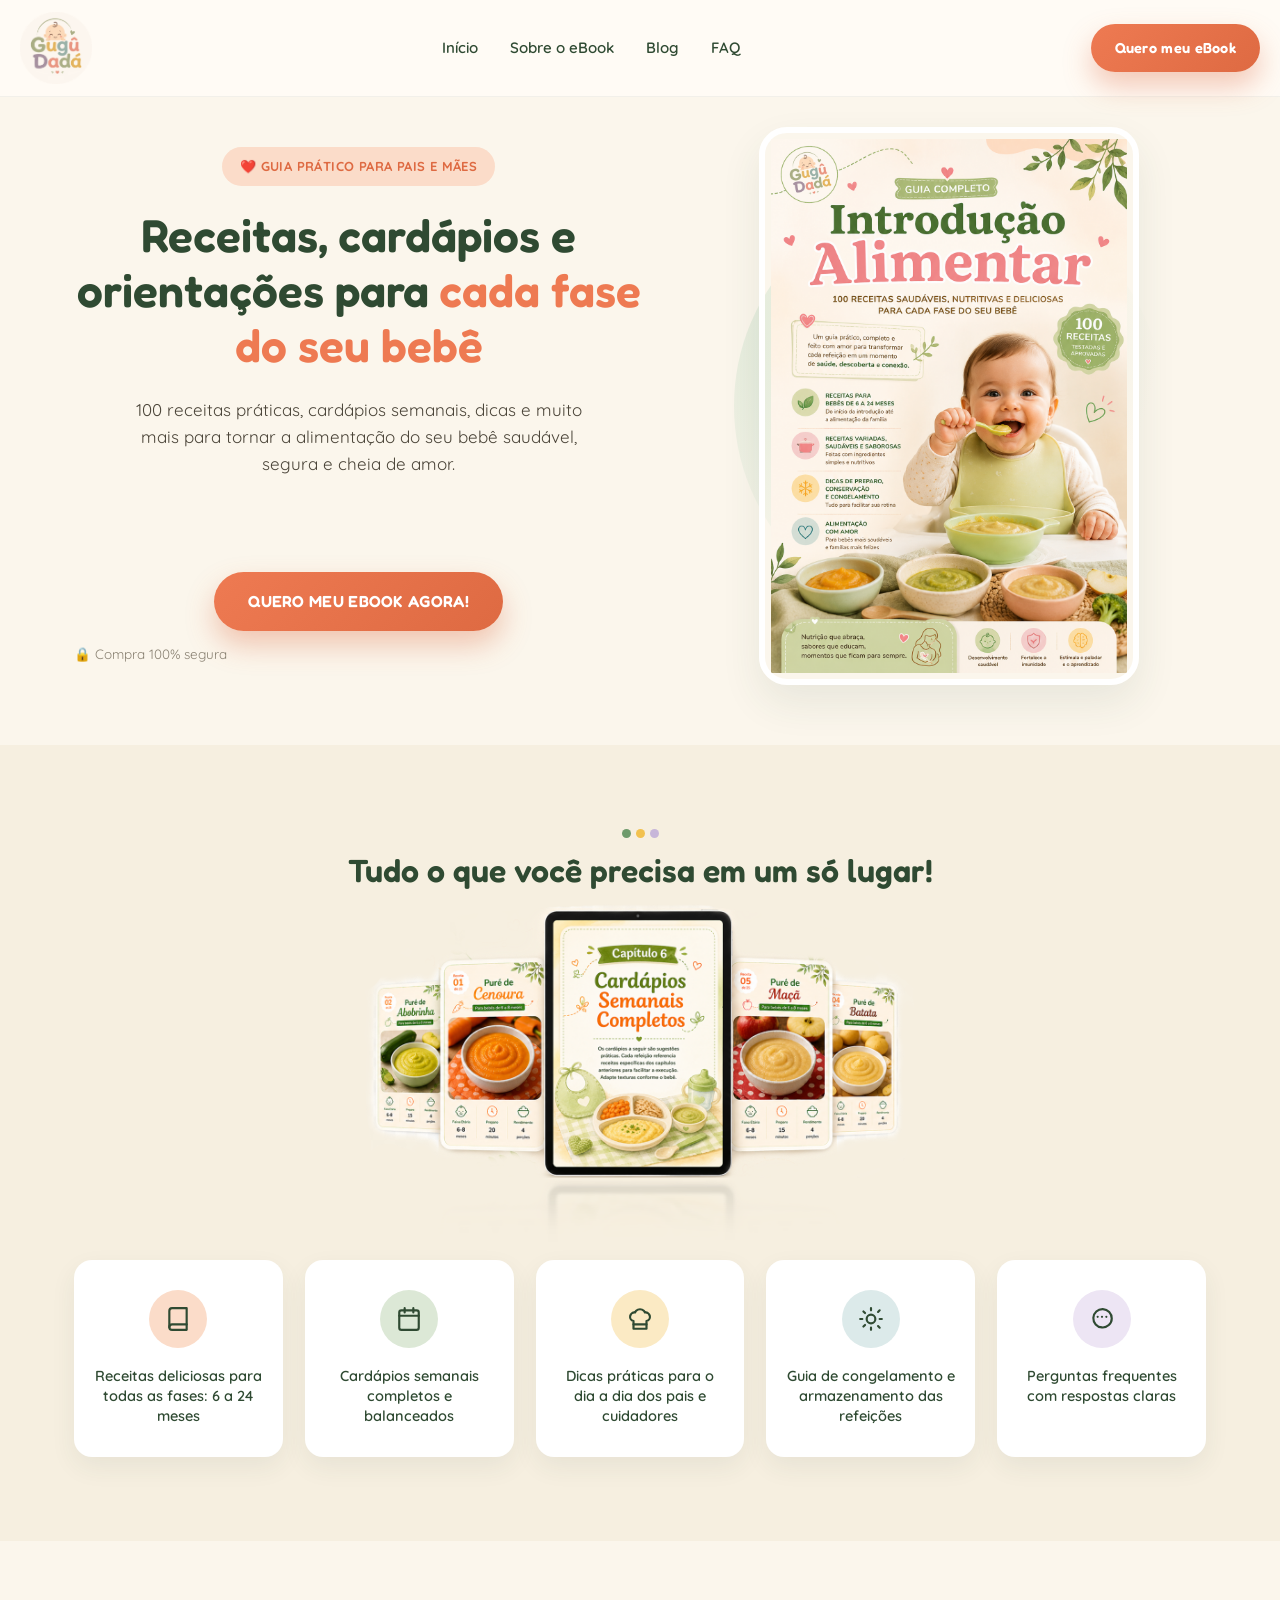
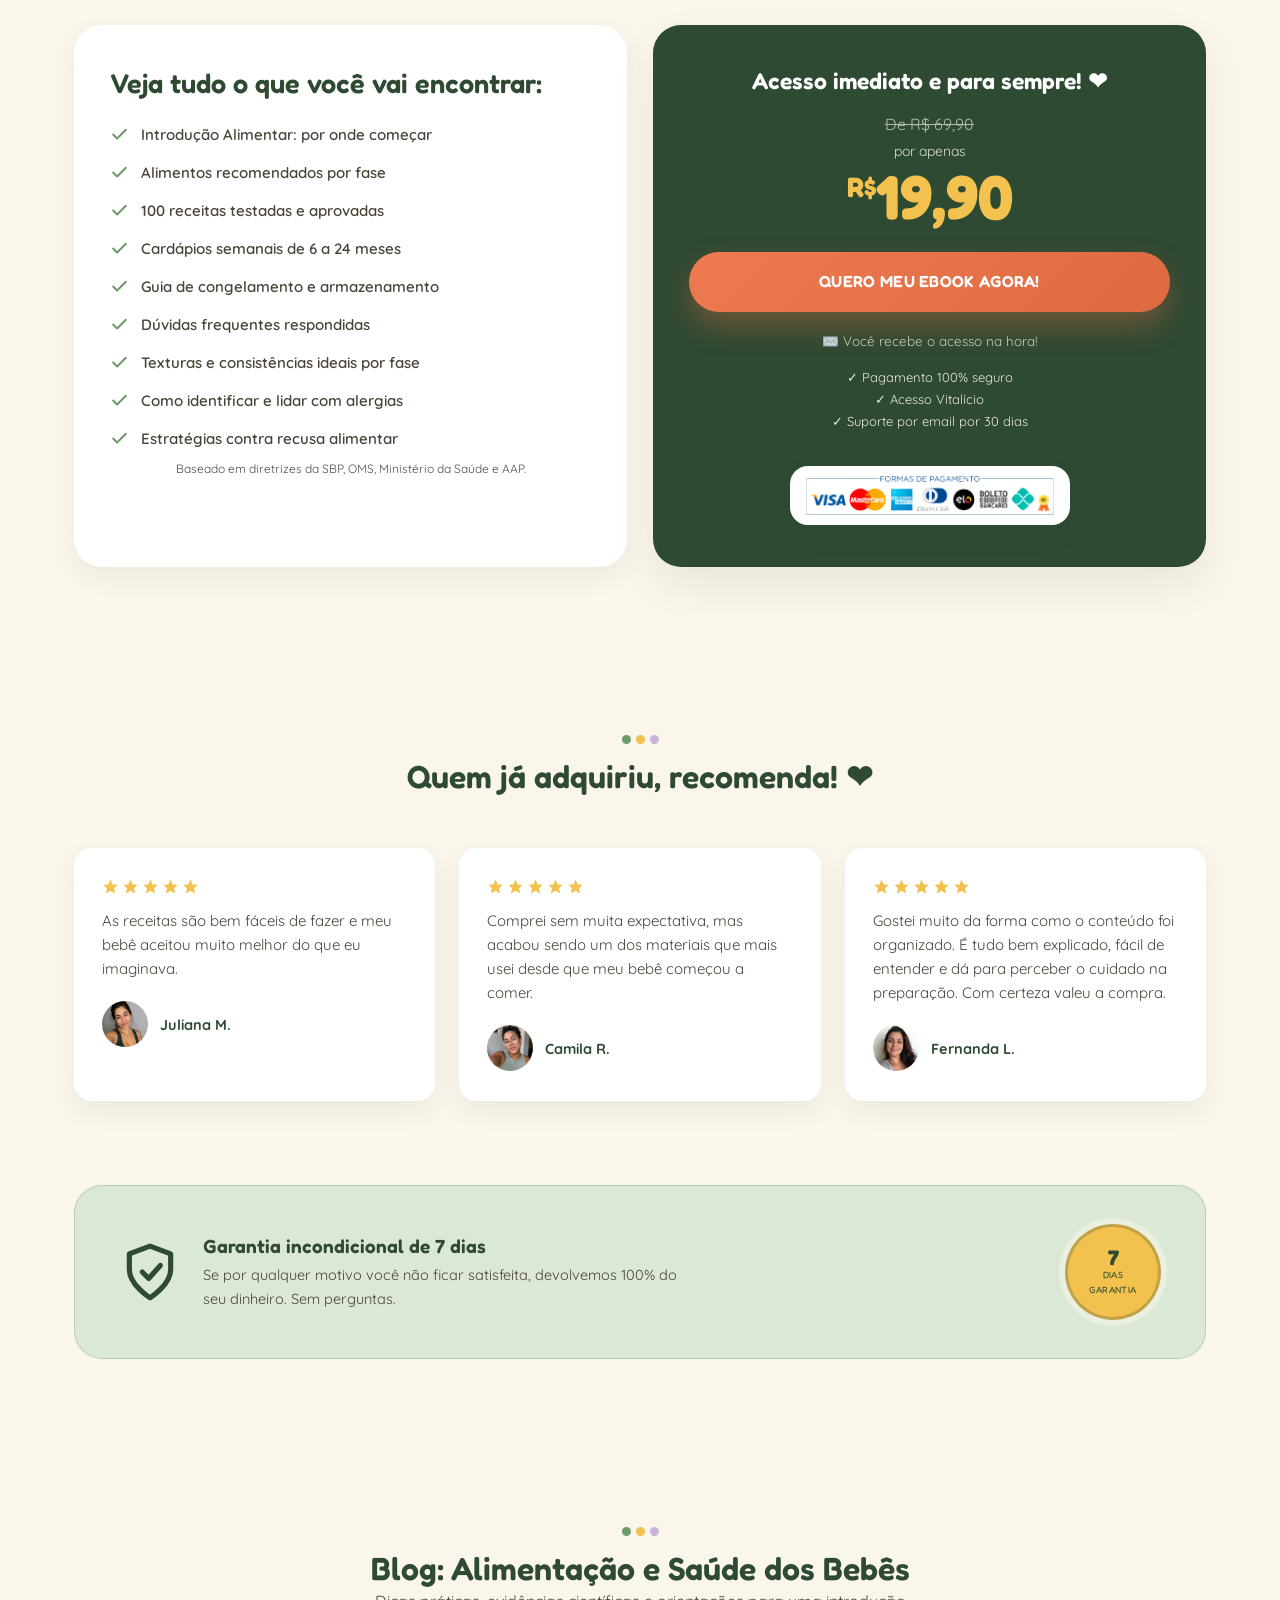
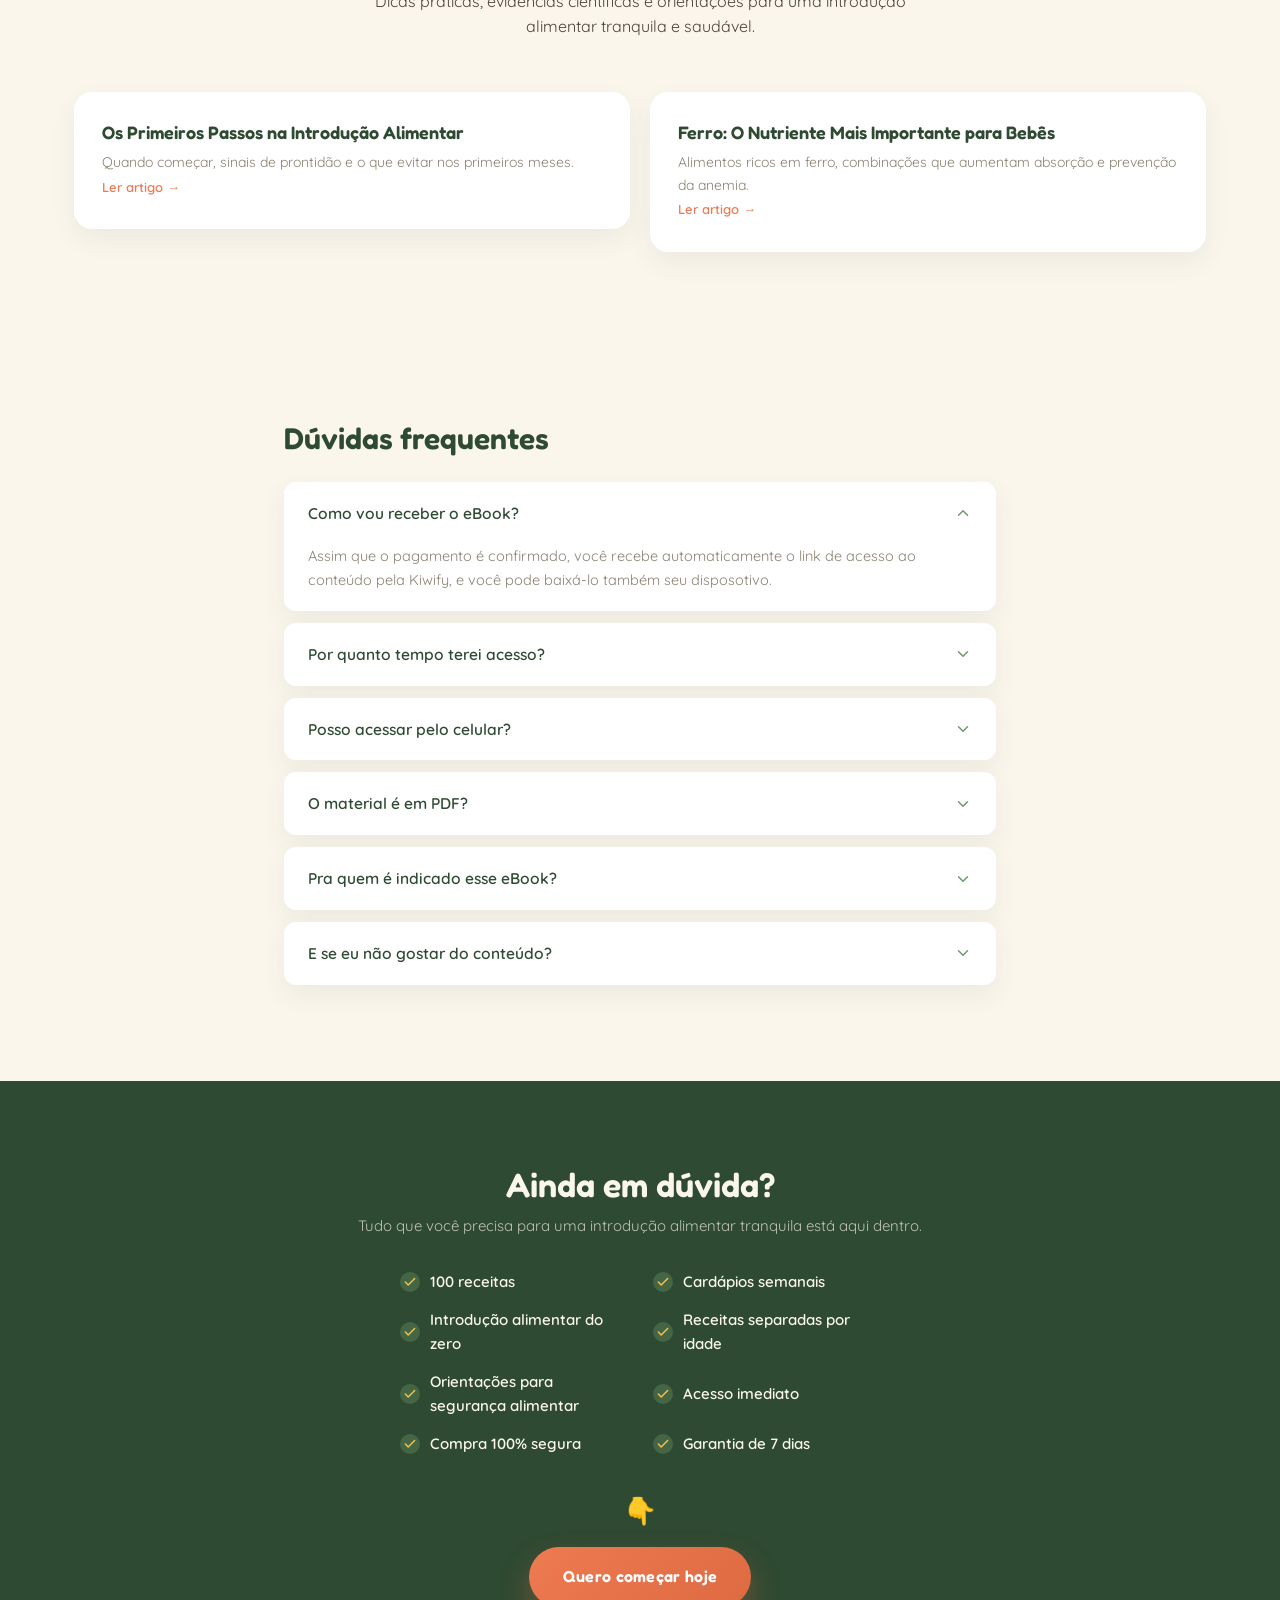
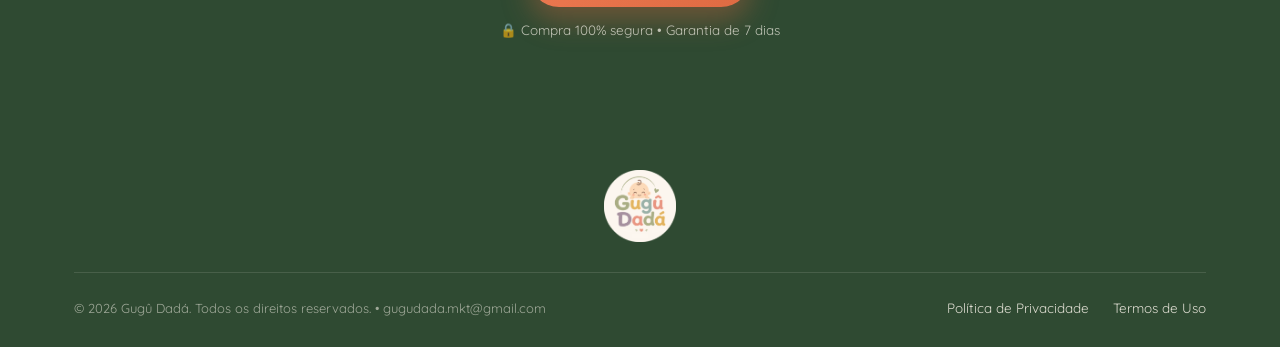
<file: index.html>
<!DOCTYPE html>
<html lang="pt-BR">
<head>
<meta charset="UTF-8">
<meta name="viewport" content="width=device-width, initial-scale=1.0">

<!-- ============================================================
     LANDING PAGE — GUGÛ DADÁ (eBook de Introdução Alimentar)
     ------------------------------------------------------------
     RESPONSIVIDADE 100%: Corrigida (grids, menu, hero, tamanhos, overflow).
     Partículas habilitadas no mobile (sutis). Contidas no .hero + z-order + clean start via JS.
     Menu fecha automaticamente. Barra sticky de compra no mobile adicionada.

     AÇÕES OBRIGATÓRIAS ANTES DE PUBLICAR:
     1. Substitua TODOS href="#" pelo link real do checkout (Hotmart/Kiwify/etc)
     2. Troque TODAS as imagens placehold.co por fotos reais do produto
     3. Atualize https://www.seudominio.com.br/ + og:image completo
     4. Teste responsividade em DevTools (iPhone, Android, iPad)
     ============================================================ -->

<title>Gugû Dadá | eBook Completo de Introdução Alimentar para Bebês de 6 a 24 meses</title>
<meta name="description" content="Mais de 100 receitas práticas, cardápios semanais e orientações para cada fase do seu bebê. Guia completo de introdução alimentar, do 6º mês aos 24 meses. Acesso imediato em PDF.">
<meta name="keywords" content="introdução alimentar, papinha de bebê, receitas para bebê, cardápio infantil, alimentação complementar, ebook bebê">
<meta name="robots" content="index, follow">
<link rel="canonical" href="https://www.seudominio.com.br/">

<!-- Open Graph / Compartilhamento em redes sociais -->
<meta property="og:type" content="product">
<meta property="og:title" content="Gugû Dadá | Guia Completo de Introdução Alimentar">
<meta property="og:description" content="Mais de 100 receitas práticas, cardápios semanais e orientações para cada fase do seu bebê.">
<meta property="og:image" content="img/Logo.png">
<meta property="og:locale" content="pt_BR">

<!-- ============================================================
  GOOGLE ANALYTICS 4 + META PIXEL (para Kiwify + Meta Ads)
  ============================================================
  Scripts posicionados o mais alto possível no <head> (logo após metas) para 
  tracking e eventos precoces. 
  1. Substitua G-XXXXXXXXXX pelo seu Measurement ID do GA4.
  2. Substitua XXXXXXXXXXXXXXX pelo seu Meta Pixel ID (Events Manager).
  3. Kiwify: No painel > Checkout > Integrações adicione o Pixel Meta; 
     use o link de checkout Kiwify nos hrefs dos botões.
     Purchase pode vir automático ou manual na página de obrigado.
  4. Meta Ads: ViewContent + view_item usados aqui para otimização de conversão.
============================================================ -->

<!-- GA4 -->
<script async src="https://www.googletagmanager.com/gtag/js?id=G-XXXXXXXXXX"></script>
<script>
  window.dataLayer = window.dataLayer || [];
  function gtag(){dataLayer.push(arguments);}
  gtag('js', new Date());
  gtag('config', 'G-XXXXXXXXXX');   // Troque pelo seu ID GA4

  // Evento recomendado para landing de produto (ajuda em relatórios e remarketing)
  gtag('event', 'view_item', {
    currency: 'BRL',
    value: 19.90,
    items: [{
      item_id: 'gugu-dada-ebook',
      item_name: 'Gugû Dadá - Guia Completo de Introdução Alimentar',
      item_category: 'eBooks / Introdução Alimentar',
      price: 19.90
    }]
  });
</script>

<!-- Meta Pixel (Facebook) -->
<script>
!function(f,b,e,v,n,t,s)
{if(f.fbq)return;n=f.fbq=function(){n.callMethod?
n.callMethod.apply(n,arguments):n.queue.push(arguments)};
if(!f._fbq)f._fbq=n;n.push=n;n.loaded=!0;n.version='2.0';
n.queue=[];t=b.createElement(e);t.async=!0;
t.src=v;s=b.getElementsByTagName(e)[0];
s.parentNode.insertBefore(t,s)}(window, document,'script',
'https://connect.facebook.net/en_US/fbevents.js');
fbq('init', 'XXXXXXXXXXXXXXX');   // Troque pelo seu Pixel ID do Meta
fbq('track', 'PageView');
fbq('track', 'ViewContent', {
  content_name: 'Gugû Dadá | Guia Completo de Introdução Alimentar',
  content_type: 'product',
  content_ids: ['ebook-introducao-alimentar'],
  value: 19.90,
  currency: 'BRL'
});
</script>
<noscript><img height="1" width="1" style="display:none"
src="https://www.facebook.com/tr?id=XXXXXXXXXXXXXXX&ev=PageView&noscript=1"
/></noscript>

<!-- Favicon simples (coraçãozinho), pode ser substituído por um arquivo .ico/.png -->
<link rel="icon" href="data:image/svg+xml,%3Csvg xmlns='http://www.w3.org/2000/svg' viewBox='0 0 100 100'%3E%3Ccircle cx='50' cy='50' r='48' fill='%23EE7A52'/%3E%3Cpath d='M50 75 C20 55 25 30 45 32 C50 33 50 38 50 38 C50 38 50 33 55 32 C75 30 80 55 50 75Z' fill='%23FBF6EC'/%3E%3C/svg%3E">

<!-- Fontes -->
<link rel="preconnect" href="https://fonts.googleapis.com">
<link rel="preconnect" href="https://fonts.gstatic.com" crossorigin>
<link href="https://fonts.googleapis.com/css2?family=Fredoka:wght@500;600;700&family=Quicksand:wght@400;500;600;700&display=swap" rel="stylesheet">

<!-- Dados estruturados (SEO básico — rich results de produto) -->
<script type="application/ld+json">
{
  "@context": "https://schema.org",
  "@type": "Product",
  "name": "Gugû Dadá — Guia Completo de Introdução Alimentar",
  "description": "eBook digital com mais de 100 receitas, cardápios semanais e orientações para introdução alimentar de bebês de 6 a 24 meses.",
  "image": "img/capa.png",
  "brand": { "@type": "Brand", "name": "Gugû Dadá" },
  "offers": {
    "@type": "Offer",
    "priceCurrency": "BRL",
    "price": "19.90",
    "availability": "https://schema.org/InStock",
    "url": "https://www.seudominio.com.br/"
  }
}
</script>

<style>
/* =================== PARTICLES (contained in .hero, low z, clean load) =================== */
.particles {
  position: absolute;
  width: 100%;
  height: 420px;
  overflow: hidden;
  top: 0;
  left: 0;
  z-index: 1;
  pointer-events: none;
  opacity: 0; /* hide until ready to prevent flash/stuck on reload */
  transition: opacity 120ms ease;
  --p-opacity: 0.25;
  --travel: 420px;
}

.particles.ready {
  opacity: 1;
}

/* PARTICULAS */
.particles span {
  position: absolute;
  font-size: 18px;
  opacity: 0;
  animation: float 8s infinite linear;
}

/* POSIÇÕES ALEATÓRIAS (unchanged) */
.particles span:nth-child(1){ left:10%; animation-delay:0s; }
.particles span:nth-child(2){ left:25%; animation-delay:2s; }
.particles span:nth-child(3){ left:40%; animation-delay:4s; }
.particles span:nth-child(4){ left:60%; animation-delay:1s; }
.particles span:nth-child(5){ left:75%; animation-delay:3s; }
.particles span:nth-child(6){ left:90%; animation-delay:5s; }

/* ANIMAÇÃO (uses CSS vars for responsive travel/opacity) */
@keyframes float {
  0% { transform: translateY(0); opacity: 0; }
  15% { opacity: var(--p-opacity); }
  82% { opacity: var(--p-opacity); }
  100% { transform: translateY(var(--travel)); opacity: 0; }
}
  /* =================== TOKENS =================== */
  :root{
    --cream:        #FBF6EC;
    --cream-soft:   #F6EFE0;
    --green-deep:   #2F4A32;
    --green:        #6E9A6B;
    --green-soft:   #DCE8D6;
    --peach:        #EE7A52;
    --peach-dark:   #DE6A42;
    --peach-soft:   #FBDCC9;
    --yellow:       #F2C14E;
    --lavender:     #C7B6D9;
    --text:         #4A4438;
    --text-light:   #8A8273;
    --white:        #FFFFFF;

    --radius-lg: 28px;
    --radius-md: 18px;
    --radius-sm: 12px;
    --shadow-soft: 0 18px 40px rgba(47,74,50,0.09);
    --shadow-card: 0 10px 26px rgba(47,74,50,0.07);
    --container: 1180px;
  }

  *{ margin:0; padding:0; box-sizing:border-box; }
  html{ scroll-behavior:smooth; }
  body{
    font-family:'Quicksand', sans-serif;
    color:var(--text);
    background:var(--cream);
    line-height:1.6;
    -webkit-font-smoothing:antialiased;
  }
  img{ max-width:100%; display:block; }
  a{ text-decoration:none; color:inherit; }
  ul{ list-style:none; }
  h1,h2,h3,h4{
    font-family:'Fredoka', sans-serif;
    color:var(--green-deep);
    font-weight:600;
    line-height:1.2;
  }
  .container{
    width:100%;
    max-width:var(--container);
    margin:0 auto;
    padding:0 24px;
  }
  section{ padding:84px 0; }
  :focus-visible{ outline:3px solid var(--peach); outline-offset:3px; border-radius:6px; }

  @media (prefers-reduced-motion: reduce){
    *{ animation-duration:.001ms !important; transition-duration:.001ms !important; scroll-behavior:auto !important; }
  }

  /* =================== SIGNATURE: trio de bolinhas (bowls) =================== */
  .bowl-dots{ display:inline-flex; align-items:center; gap:5px; vertical-align:middle; }
  .bowl-dots span{ width:9px; height:9px; border-radius:50%; display:inline-block; }
  .bowl-dots span:nth-child(1){ background:var(--green); }
  .bowl-dots span:nth-child(2){ background:var(--yellow); }
  .bowl-dots span:nth-child(3){ background:var(--lavender); }

  /* =================== BOTÕES =================== */
  .btn{
    display:inline-flex;
    align-items:center;
    justify-content:center;
    gap:8px;
    font-family:'Fredoka', sans-serif;
    font-weight:600;
    font-size:16px;
    letter-spacing:.3px;
    padding:17px 34px;
    border-radius:999px;
    border:none;
    cursor:pointer;
    transition:transform .18s ease, box-shadow .18s ease;
    white-space:nowrap;
  }
  .btn-primary{
    background:linear-gradient(135deg, var(--peach), var(--peach-dark));
    color:var(--white);
    box-shadow:0 14px 28px rgba(222,106,66,0.35);
  }
  .btn-primary:hover{ transform:translateY(-2px); box-shadow:0 18px 34px rgba(222,106,66,0.42); }
  .btn-ghost{
    background:var(--white);
    color:var(--green-deep);
    border:2px solid var(--green-soft);
  }
  .btn-ghost:hover{ border-color:var(--green); }
  .btn-block{ width:100%; }
  .secure-note{
    margin-top:12px;
    font-size:13.5px;
    color:var(--text-light);
    display:flex;
    align-items:center;
    gap:6px;
  }

  /* =================== HEADER =================== */
  .site-header{
    position:sticky; top:0; z-index:220; /* alto para ficar acima de partículas e conteúdo */
    background: #FFFBF5; /* subtle delicate off-white to differentiate from hero cream */
    backdrop-filter:blur(8px);
    border-bottom:1px solid rgba(47,74,50,0.06);
  }
  .logo {
    display: flex;
    flex-direction: column;
    align-items: center;
    text-decoration: none;
  }
  .logo-img {
    height: 72px;
    width: auto;
    object-fit: contain;
    display: block;
    transition: height .2s ease;
  }
  .header-inner{
    display:flex; align-items:center; justify-content:space-between;
    padding:12px 20px;
    min-height: 64px;
  }
  .main-nav { flex: 1; display: flex; justify-content: center; }
  /* Logo now uses image only - legacy text styles removed */
  .main-nav ul{ display:flex; gap:28px; justify-content: center; }
  .main-nav a{
    font-weight:600;
    font-size:15px;
    color:var(--green-deep);
    transition:color .15s ease;
    padding: 4px 2px;
  }
  .main-nav a:hover{ color:var(--peach); }
  .header-cta{ display:flex; align-items:center; gap:16px; }
  .header-cta .btn{ padding:12px 24px; font-size:14.5px; }

  .menu-toggle-input{ display:none; }
  .menu-toggle-label{
    display:none;
    font-size:26px;
    cursor:pointer;
    color:var(--green-deep);
    line-height:1;
    padding:4px 6px;
  }

  /* Mobile-only CTA inside nav (shown only <=760px) */
  .mobile-nav-cta { display: none; }

  /* =================== HERO =================== */
  .hero{ 
    padding-top:30px; 
    padding-bottom:60px; 
    position: relative; /* contains particles absolutely */
    overflow: hidden; /* ensure particles (and any overflow) stay contained within hero */
  }
  .hero .container{
    display:grid;
    grid-template-columns:1.05fr 0.95fr;
    gap: 24px 48px;
    align-items:center;
    position: relative;
    z-index: 2; /* hero content above particles (z:1) */
  }
  /* Desktop left column stacking: intro + actions under lead; visual spans beside */
  .hero-intro { grid-column: 1; grid-row: 1; text-align: center; }
  .hero-actions { grid-column: 1; grid-row: 2; text-align: center; }
  .hero-visual { grid-column: 2; grid-row: 1 / span 2; align-self: center; }
  .hero img {
    max-width: 100%;
    width: 100%;
    height: auto;
    object-fit: contain;
    display: block;
  }
  .eyebrow{
    display:inline-flex; align-items:center; gap:8px;
    background:var(--peach-soft);
    color:var(--peach-dark);
    font-weight:700;
    font-size:13px;
    letter-spacing:.4px;
    text-transform:uppercase;
    padding:9px 18px;
    border-radius:999px;
    margin-bottom:22px;
  }
  .hero h1{
    font-size:46px;
    margin-bottom:22px;
    text-align: center;
  }
  .hero h1 .accent{ color:var(--peach); }
  .hero p.lead{
    font-size:17px;
    color:var(--text);
    max-width:480px;
    margin-bottom:30px;
    text-align: center;
    margin-left: auto;
    margin-right: auto;
  }
  .hero-visual{ position:relative; display:flex; justify-content:center; align-items:center; }
  .hero-visual .blob{
    position:absolute;
    width:430px; height:430px;
    background:radial-gradient(circle at 30% 30%, var(--green-soft), transparent 70%);
    border-radius:50%;
    z-index:0;
    top:50%; left:50%;
    transform:translate(-50%,-50%);
  }
  .hero-visual .cover-frame{
    position:relative; z-index:1;
    border-radius:var(--radius-lg);
    box-shadow:var(--shadow-soft);
    overflow:hidden;
    width: 85%;
    max-width: 380px;
    border:6px solid var(--white);
    padding: 6px; /* more breathing room for bigger cover */
  }
  .hero-visual .cover-frame img {
    width: 100%;
    height: auto;
    max-width: 100%;
    object-fit: contain;
    display: block;
  }
  .badge-float{
    position:absolute; z-index:2;
    top:6%; right:2%;
    width:118px; height:118px;
    border-radius:50%;
    background:var(--green-deep);
    color:var(--cream);
    display:flex; flex-direction:column; align-items:center; justify-content:center;
    text-align:center;
    font-family:'Fredoka', sans-serif;
    box-shadow:var(--shadow-soft);
  }
  .badge-float strong{ font-size:24px; font-weight:700; }
  .badge-float span{ font-size:12px; font-weight:500; }

  /* =================== FEATURES STRIP =================== */
  .section-head{ text-align:center; margin-bottom:52px; }
  .section-head .bowl-dots{ margin-bottom:14px; justify-content:center; display:flex; }
  .section-head h2{ font-size:32px; }

  .features-strip{ background:var(--cream-soft);  }
  .features-strip img { max-width: min(680px, 90%); width: 100%; height: auto; display: block; margin: 0 auto 24px; border-radius: 14px; }
  .features-grid{
	margin-top: -70px;
    display:grid;
    grid-template-columns:repeat(5, 1fr);
    gap:22px;
  }
  .feature-card{
    background:var(--white);
    border-radius:var(--radius-md);
    padding:30px 20px;
    text-align:center;
    box-shadow:var(--shadow-card);
    transition:transform .2s ease;
  }
  .feature-card:hover{ transform:translateY(-4px); }
  .feature-card .icon-circle{
    width:58px; height:58px;
    border-radius:50%;
    margin:0 auto 18px;
    display:flex; align-items:center; justify-content:center;
  }
  .feature-card .icon-circle svg{ width:26px; height:26px; }
  .feature-card p{ font-size:14.5px; font-weight:600; color:var(--green-deep); line-height:1.4; }

  .bg-green{ background:var(--green-soft); }
  .bg-peach{ background:var(--peach-soft); }
  .bg-yellow{ background:#FBEAC4; }
  .bg-lavender{ background:#EDE5F4; }
  .bg-blue{ background:#DCEAEA; }
  .icon-circle svg{ stroke:var(--green-deep); }

  /* =================== SHOWCASE (checklist + preço) =================== */
  .showcase-grid{
    display:grid;
    grid-template-columns:1fr 1fr;
    gap:26px;
    align-items:stretch;
  }
  .checklist-card{
    background:var(--white);
    border-radius:var(--radius-lg);
    padding:42px 36px;
    box-shadow:var(--shadow-card);
  }
  .checklist-card h2{ font-size:27px; margin-bottom:24px; }
  .checklist-card ul{ display:flex; flex-direction:column; gap:14px; }
  .checklist-card li{
    display:flex; align-items:flex-start; gap:12px;
    font-size:15px; font-weight:600; color:var(--text);
  }
  .checklist-card li svg{ flex-shrink:0; margin-top:2px; width:19px; height:19px; }

  .price-card{
    background:var(--green-deep);
    color:var(--cream);
    border-radius:var(--radius-lg);
    padding:42px 36px;
    box-shadow:var(--shadow-soft);
    display:flex;
    flex-direction:column;
    justify-content:center;
    align-items:center;
  }
  .price-card h3{
    color:var(--white);
    font-size:23px;
    margin-bottom:18px;
  }
  .price-old{
    font-size:16px;
    text-decoration:line-through;
    opacity:.65;
    margin-bottom:2px;
  }
  .price-label{ font-size:14px; opacity:.85; margin-bottom:4px; }
  .price-now{
    font-family:'Fredoka', sans-serif;
    font-size:62px;
    font-weight:700;
    color:var(--yellow);
    margin-bottom:24px;
    line-height:1;
  }
  .price-now sup{ font-size:28px; top:-1.05em; }
  .price-card .btn{ width:100%; margin-bottom:6px; }
  .price-card .secure-note{ color:rgba(251,246,236,0.75); text-align:center; }

  .price-extras { margin: 16px 0 2px; font-size: 13px; line-height: 1.35; text-align:center; }
  .price-benefits { list-style: none; margin: 0 0 8px 0; padding: 0; text-align:center; }
  .price-benefits li { padding: 2px 0; color: rgba(251,246,236,0.92); text-align:center; }

  /* Center text in price-benefits (checklist-style), secure-note lines, and related as specified */
  .price-card h3, .price-card .price-old, .price-card .price-label { text-align: center; }
  .mini-testimonial {
    background: rgba(251,246,236,0.12);
    border-radius: 6px;
    padding: 7px 9px;
    margin-top: 5px;
    font-size: 11.5px;
    line-height: 1.3;
    font-style: italic;
  }

  .payment-box {
    background: var(--white);
    border-radius: var(--radius-md);
    padding: 10px 16px;
    box-shadow: var(--shadow-card);
    margin-top: 28px;
    text-align: center;
    max-width: 280px;
    margin-left: auto;
    margin-right: auto;
  }

  /* Lightbox for capa only */
  .modal {
    display: none;
    position: fixed;
    z-index: 1000;
    left: 0;
    top: 0;
    width: 100%;
    height: 100%;
    background-color: rgba(0,0,0,0.85);
    justify-content: center;
    align-items: center;
  }
  .modal-content {
    max-width: 90%;
    max-height: 90%;
  }
  .modal-content img {
    width: auto;
    max-width: 100%;
    max-height: 85vh;
    border-radius: 12px;
    box-shadow: 0 10px 40px rgba(0,0,0,0.5);
  }
  .close {
    position: absolute;
    top: 20px;
    right: 30px;
    color: #fff;
    font-size: 40px;
    font-weight: bold;
    cursor: pointer;
    z-index: 1001;
  }
  .close:hover {
    color: #ffeb3b;
  }

  /* =================== TESTIMONIALS =================== */
  .testimonials-grid{
    display:grid;
    grid-template-columns:repeat(3, 1fr);
    gap:24px;
  }
  .testimonial-card{
    background:var(--white);
    border-radius:var(--radius-md);
    padding:30px 28px;
    box-shadow:var(--shadow-card);
  }
  .stars{ display:flex; gap:3px; margin-bottom:14px; }
  .stars svg{ width:17px; height:17px; fill:var(--yellow); }
  .testimonial-card p.quote{ font-size:15px; color:var(--text); margin-bottom:20px; }
  .testimonial-author{ display:flex; align-items:center; gap:12px; }
  .testimonial-author img{
    width:46px; height:46px; border-radius:50%; object-fit:cover;
  }
  .testimonial-author strong{ font-size:14.5px; color:var(--green-deep); }

  /* =================== GARANTIA =================== */
  .guarantee-banner{
    background:var(--green-soft);
    border-radius:var(--radius-lg);
    padding:38px 44px;
    display:flex;
    align-items:center;
    justify-content:space-between;
    gap:30px;
    border: 1px solid rgba(47,74,50,0.18); /* borda leve e visível em volta do box */
  }
  .guarantee-left{ display:flex; align-items:center; gap:22px; }
  .guarantee-left .shield-icon{
    width:62px; height:62px;
    flex-shrink:0;
    display:flex; align-items:center; justify-content:center;
  }
  .guarantee-left h3{ font-size:19px; margin-bottom:6px; }
  .guarantee-left p{ font-size:14.5px; color:var(--text); max-width:480px; }
  .guarantee-seal{
    width:96px; height:96px;
    border-radius:50%;
    background:var(--yellow);
    border: 3px solid rgba(47,74,50,0.25);
    box-shadow: 0 0 0 6px rgba(251,246,236,0.45);
    display:flex; flex-direction:column; align-items:center; justify-content:center;
    text-align:center;
    flex-shrink:0;
    font-family:'Fredoka', sans-serif;
    color:var(--green-deep);
  }
  .guarantee-seal strong{ font-size:21px; line-height:1; font-weight:700; }
  .guarantee-seal span{ font-size:9px; letter-spacing:.4px; }

  /* =================== FAQ =================== */
  .faq-final-grid{
    max-width:760px;
    margin:0 auto;
  }
  .faq-final-grid h2{ font-size:30px; margin-bottom:26px; }
  .faq-item{
    background:var(--white);
    border-radius:var(--radius-sm);
    margin-bottom:12px;
    box-shadow:var(--shadow-card);
    overflow:hidden;
  }
  .faq-item summary{
    list-style:none;
    cursor:pointer;
    padding:19px 24px;
    display:flex;
    align-items:center;
    justify-content:space-between;
    font-weight:600;
    color:var(--green-deep);
    font-size:15.5px;
  }
  .faq-item summary::-webkit-details-marker{ display:none; }
  .faq-item summary .chev{ transition:transform .2s ease; flex-shrink:0; margin-left:14px; }
  .faq-item[open] summary .chev{ transform:rotate(180deg); }
  .faq-item .faq-answer{
    padding:0 24px 20px;
    font-size:14.5px;
    color:var(--text-light);
  }

  /* =================== CTA FINAL (Ainda em dúvida?) =================== */
  .final-cta{
    background:var(--green-deep);
    position:relative;
    overflow:hidden;
    isolation:isolate;
  }
  .final-cta::before,
  .final-cta::after{
    content:'';
    position:absolute;
    border-radius:50%;
    filter:blur(2px);
    z-index:0;
  }

  .final-cta-card{
    position:relative;
    z-index:1;
    max-width:640px;
    margin:0 auto;
    text-align:center;
  }
  .final-cta-card .bowl-dots{ justify-content:center; margin-bottom:16px; }
  .final-cta-card h2{
    color:var(--cream);
    font-size:34px;
    margin-bottom:8px;
  }
  .final-cta-sub{
    color:rgba(251,246,236,0.7);
    font-size:15px;
    margin-bottom:32px;
  }
  .final-cta-list{
    display:grid;
    grid-template-columns:1fr 1fr;
    gap:14px 26px;
    text-align:left;
    max-width:480px;
    margin:0 auto 34px;
  }
  .final-cta-list li{
    display:flex;
    align-items:center;
    gap:10px;
    color:var(--cream);
    font-size:15px;
    font-weight:600;
  }
  .final-cta-list li svg{
    flex-shrink:0;
    width:20px; height:20px;
    background:rgba(110,154,107,0.35);
    border-radius:50%;
    padding:3px;
  }
  .final-cta-arrow{
    font-size:26px;
    margin-bottom:16px;
    animation:ctaBounce 1.8s infinite ease-in-out;
  }
  @keyframes ctaBounce{
    0%,100%{ transform:translateY(0); }
    50%{ transform:translateY(6px); }
  }
  .final-cta .secure-note{
    justify-content:center;
    color:rgba(251,246,236,0.7);
  }

  /* =================== FOOTER =================== */
  footer{
    background:var(--green-deep);
    color:rgba(251,246,236,0.85);
    padding:46px 0 28px;
  }
  .footer-inner{
    display:flex; justify-content:space-between; align-items:center;
    flex-wrap:wrap; gap:18px;
    border-top:1px solid rgba(251,246,236,0.12);
    padding-top:24px;
    margin-top:30px;
  }
  footer .logo-text{ color:var(--cream); font-size:22px; }
  footer .logo-text span{ color:var(--yellow); }
  footer .logo-tagline{ color:rgba(251,246,236,0.6); }
  .footer-links{ display:flex; gap:24px; font-size:13.5px; }
  .footer-links a:hover{ color:var(--yellow); }
  .footer-copy{ font-size:13px; color:rgba(251,246,236,0.55); }

  /* =================== RESPONSIVO - MELHORADO PARA MOBILE 100% =================== */
  /* Tablet / large mobile */
  @media (max-width: 980px) {
    .features-grid { grid-template-columns: repeat(3, 1fr); }
    .showcase-grid { grid-template-columns: 1fr; gap: 22px; }
    .testimonials-grid { grid-template-columns: 1fr; }
    .hero-visual .cover-frame { width: 88%; max-width: 360px; }
    .hero-visual .blob { width: 300px; height: 300px; }
    .features-strip img { max-width: min(620px, 92%); }
  }

  /* Mobile principal (landscape + portrait) */
  @media (max-width: 760px) {
    .final-cta-list { grid-template-columns: 1fr; max-width: 320px; }
    .final-cta-card h2 { font-size: 27px; }

    .site-header { background: #FFFBF5; }
    .logo-img { height: 52px; }

    /* Ensure header flex places hamburger label on far right (after hiding .header-cta) */
    .header-inner {
      padding: 8px 16px;
      align-items: center;
    }
    
    /* HAMBURGER MENU - ROBUST JS + 'open' class (checkbox fallback removed to fix selector issues).
       Uses .main-nav.open for reliable show/hide. aria + toggle via JS. */
    .main-nav {
      position: fixed;
      top: 68px;
      left: 0;
      right: 0;
      max-height: 0;
      overflow: hidden;
      visibility: hidden;
      transition: max-height .28s ease;
      z-index: 250;
    }
    .main-nav.open {
      background: var(--cream);
      padding: 8px 20px 18px;
      box-shadow: var(--shadow-soft);
      border-bottom: 1px solid rgba(47,74,50,0.08);
      visibility: visible;
      max-height: 360px;
      z-index: 350;
    }
    .main-nav ul {
      flex-direction: column;
      gap: 4px;
      padding: 8px 0;
    }
    .main-nav a {
      display: block;
      padding: 12px 10px;
      font-size: 15.5px;
      border-radius: 8px;
    }
    .main-nav a:hover { background: var(--green-soft); color: var(--green-deep); }



    /* Label always display:block on mobile; with header-cta:none, flex justify space-between puts hamburger reliably on right */
    .menu-toggle-label {
      display: block;
      font-size: 28px;
      padding: 2px 8px;
      cursor: pointer;
      margin-left: auto; /* push to right in flex row */
    }
    
    /* Remove .header-cta button from header on mobile only (desktop keeps it) */
    .header-cta {
      display: none !important;
    }

    /* Mobile CTA button: inserted as LAST <li> in .main-nav ul; full-width enhanced .btn.btn-primary */
    .mobile-nav-cta {
      display: list-item;
      margin-top: 10px;
    }
    .main-nav .mobile-nav-cta a {
      display: block;
      width: 100%;
      text-align: center;
      padding: 15px 20px;
      font-size: 15.5px;
      border-radius: 999px;
      box-shadow: 0 10px 24px rgba(222,106,66,0.35);
      color: #fff !important;
    }
    .main-nav .mobile-nav-cta a:hover {
      transform: translateY(-1px);
      box-shadow: 0 14px 30px rgba(222,106,66,0.42);
    }
    
    section { padding: 52px 0; }
    .hero { padding-top: 18px; padding-bottom: 42px; }

    /* MOBILE HERO: eyebrow + h1 + lead -> cover -> CTA. Flex column, centered. */
    .hero .container {
      display: flex;
      flex-direction: column;
      gap: 8px;
      align-items: center;
      text-align: center;
    }
    .hero-intro,
    .hero-actions {
      width: 100%;
      text-align: center;
    }
    .hero-actions .btn {
      display: none !important;
    }
    .hero-actions {
      text-align: center;
    }
    .hero-actions .secure-note {
      margin-top: 0;
      justify-content: center;
      display: flex;
      align-items: center;
    }
    .hero-intro .eyebrow {
      margin-left: auto;
      margin-right: auto;
      justify-content: center;
    }
    .hero-intro h1,
    .hero-intro p.lead {
      text-align: center;
    }
    .hero h1 { font-size: 29px; line-height: 1.15; margin-bottom: 16px; }
    .hero p.lead { font-size: 15.5px; max-width: 100%; margin-bottom: 22px; }
    .eyebrow { font-size: 11.5px; padding: 7px 14px; margin-bottom: 16px; }
    

    .features-grid { grid-template-columns: repeat(2, 1fr); gap: 14px; }
    .feature-card { padding: 22px 16px; }
    
    .guarantee-banner { flex-direction: column; text-align: center; padding: 28px 22px; gap: 18px; }
    .guarantee-left { flex-direction: column; text-align: center; }
    .guarantee-seal { width: 78px; height: 78px; }
    
    .footer-inner { flex-direction: column; text-align: center; gap: 12px; }
  footer .container > div:first-child {
    text-align: center;
  }
  footer .container > div:first-child img {
    margin: 0 auto;
    display: block;
  }
    .price-now { font-size: 52px; }
    .price-card { padding: 32px 26px; }
    .features-strip img { max-width: min(620px, 92%); }
  }

  /* Small mobile (iPhone etc) */
  @media (max-width: 480px) {
    .container { padding: 0 16px; }
    .hero h1 { font-size: 26px; }

    .features-grid { grid-template-columns: 1fr; }

    .price-now { font-size: 46px; }
    .checklist-card, .price-card { padding: 28px 22px; }
    .price-extras { font-size: 12px; }
    .mini-testimonial { font-size: 10.5px; padding: 6px 8px; }
    .hero-visual .cover-frame { width: 82%; max-width: 320px; border-width: 4px; padding: 4px; margin: 4px auto; }
    .hero-visual .cover-frame img { max-height: 380px; }
    .hero-visual .blob { display: none; }
    .eyebrow { font-size: 10.5px; padding: 6px 12px; letter-spacing: .2px; }
    .payment-box { max-width: 100%; padding: 8px 12px; margin-top: 18px; }
  }

  /* Very small screens */
  @media (max-width: 360px) {
    .hero h1 { font-size: 23px; }
    .btn { padding: 14px 22px; font-size: 14.5px; }
    .container { padding: 0 12px; }
    .checklist-card, .price-card { padding: 22px 16px; }
    .feature-card { padding: 18px 12px; }
    .section-head { margin-bottom: 36px; }
    .mobile-sticky-cta { padding: 8px 10px; }
    .mobile-sticky-cta a { font-size: 14px; }
  }

  /* Sticky CTA bar para MOBILE (conversão alta) */
  .mobile-sticky-cta {
    display: none;
    position: fixed;
    bottom: 0;
    left: 0;
    right: 0;
    background: linear-gradient(135deg, var(--peach), var(--peach-dark));
    color: white;
    padding: 10px 12px;
    box-shadow: 0 -4px 20px rgba(0,0,0,0.15);
    z-index: 999;
    text-align: center;
  }
  .mobile-sticky-cta a {
    color: white;
    font-family: 'Fredoka', sans-serif;
    font-weight: 700;
    font-size: 15px;
    text-decoration: none;
    display: block;
    padding: 2px;
  }
  @media (max-width: 760px) {
    .mobile-sticky-cta { display: block; }
    /* dá espaço no final da página para a barra não cobrir conteúdo */
    footer { padding-bottom: 72px; }
  }
  
  /* =================== PARTICLES MOBILE: enabled, subtle (smaller, lower opacity, shorter) =================== */
  @media (max-width: 760px) {
    .particles {
      height: 210px;
      --travel: 210px;
      --p-opacity: 0.32; /* raised for better mobile perceptibility (not distracting) */
    }
    .particles span {
      font-size: 16px; /* increased for mobile visibility (15-18px range) */
    }
  }
</style>
</head>

<body>
<!-- ============ HEADER ============ -->
<header class="site-header" id="topo">
  <div class="header-inner">
    <a href="#" class="logo">
      <img src="img/Logo.png" alt="Gugû Dadá" class="logo-img">
    </a>

    <input type="checkbox" id="menu-toggle" class="menu-toggle-input">
    <label for="menu-toggle" class="menu-toggle-label" aria-label="Abrir ou fechar menu" aria-expanded="false" aria-controls="main-nav">☰</label>

    <nav id="main-nav" class="main-nav" aria-label="Navegação principal">
      <ul>
        <li><a href="#">Início</a></li>
        <li><a href="#conteudo">Sobre o eBook</a></li>
        <li><a href="#blog">Blog</a></li>
        <li><a href="#faq">FAQ</a></li>
        <li class="mobile-nav-cta"><a href="https://pay.kiwify.com.br/rn86TiA" class="btn btn-primary">Quero meu eBook</a></li>
      </ul>
    </nav>

    <div class="header-cta">
      <!-- LINK A SUBSTITUIR: troque "#" pelo link real do seu checkout (Hotmart, Kiwify, Eduzz etc.) -->
      <a href="https://pay.kiwify.com.br/rn86TiA" class="btn btn-primary"><span class="btn-text">Quero meu eBook</span></a>
    </div>
  </div>
</header>

<script>
(function() {
  const menuToggle = document.getElementById('menu-toggle');
  const nav = document.querySelector('.main-nav');
  const label = document.querySelector('.menu-toggle-label');
  if (!menuToggle || !nav || !label) return;

  function setOpen(isOpen) {
    menuToggle.checked = isOpen;
    if (isOpen) {
      nav.classList.add('open');
    } else {
      nav.classList.remove('open');
    }
    label.setAttribute('aria-expanded', isOpen ? 'true' : 'false');
  }

  setOpen(false);

  menuToggle.addEventListener('change', () => {
    setOpen(menuToggle.checked);
  });

  label.addEventListener('click', function() {
    requestAnimationFrame(() => {
      setOpen(menuToggle.checked);
    });
  });

  nav.querySelectorAll('a').forEach(link => {
    link.addEventListener('click', (e) => {
      setOpen(false);
      // Ensure "Início" and top links always scroll to very top on index
      const href = link.getAttribute('href');
      if (href === '#' || href === '#topo') {
        // Allow default for most cases, but force top scroll if needed
        setTimeout(() => {
          window.scrollTo({ top: 0, behavior: 'smooth' });
        }, 10);
      }
    });
  });

  document.addEventListener('click', (e) => {
    if (nav.classList.contains('open') &&
        !nav.contains(e.target) &&
        !label.contains(e.target)) {
      setOpen(false);
    }
  });

  document.addEventListener('keydown', (e) => {
    if (e.key === 'Escape' && nav.classList.contains('open')) {
      setOpen(false);
    }
  });
})();
</script>

<main>

  <!-- ============ HERO ============ -->
  <section class="hero">
    <!-- Particles container moved inside .hero for proper containment (no longer top:80px absolute to body).
         Now z:1, hero .container z:2 ensures content above. Header (z:210) and mobile nav (z:320) always above. -->
    <div class="particles">
      <span>🍼</span>
      <span>✨</span>
      <span>🧸</span>
      <span>💛</span>
      <span>🌸</span>
      <span>🍼</span>
    </div>
    <div class="container">
      <!-- Hero content: eyebrow + h1 + lead (hero-intro), cover (hero-visual), CTA (hero-actions).
           Desktop grid; mobile stacked & centered. -->
      <div class="hero-intro">
        <span class="eyebrow">❤️ GUIA PRÁTICO PARA PAIS E MÃES</span>
        <h1>Receitas, cardápios e orientações para <span class="accent">cada fase do seu bebê</span></h1>
        <p class="lead">100 receitas práticas, cardápios semanais, dicas e muito mais para tornar a alimentação do seu bebê saudável, segura e cheia de amor.</p>
      </div>

      <div class="hero-visual">
        <div class="blob" aria-hidden="true"></div>
        <!-- IMAGEM A SUBSTITUIR: capa do eBook. Tamanho sugerido 640x800px (proporção de capa de livro) -->
        <div class="cover-frame">
          <img id="capa-img" src="img/capa.png" alt="Capa do eBook Gugû Dadá — Guia Completo de Introdução Alimentar (clique para ampliar)" width="640" height="800" style="cursor: pointer;">
        </div>
      </div>

      <div class="hero-actions" style="text-align:center;">
        <!-- LINK A SUBSTITUIR: link de checkout -->
        <a href="https://pay.kiwify.com.br/rn86TiA" class="btn btn-primary">QUERO MEU EBOOK AGORA!</a>
        <p class="secure-note">🔒 Compra 100% segura</p>
      </div>
    </div>
  </section>

  <!-- ============ FEATURES STRIP ============ -->
  <section class="features-strip" id="conteudo">
    <div class="container">
      <div class="section-head">
        <span class="bowl-dots"><span></span><span></span><span></span></span>
        <h2>Tudo o que você precisa em um só lugar!</h2>
        <img src="img/paginas.png" alt="Ilustração de introdução alimentar" style="margin: 0 auto 24px; max-width: min(680px, 90%);">
      </div>

      <div class="features-grid">
        <div class="feature-card">
          <span class="icon-circle bg-peach"><svg viewBox="0 0 24 24" fill="none" stroke="#2F4A32" stroke-width="2" stroke-linecap="round" stroke-linejoin="round"><path d="M4 19.5A2.5 2.5 0 0 1 6.5 17H20"/><path d="M6.5 2H20v20H6.5A2.5 2.5 0 0 1 4 19.5v-15A2.5 2.5 0 0 1 6.5 2Z"/></svg></span>
          <p>Receitas deliciosas para todas as fases: 6 a 24 meses</p>
        </div>
        <div class="feature-card">
          <span class="icon-circle bg-green"><svg viewBox="0 0 24 24" fill="none" stroke="#2F4A32" stroke-width="2" stroke-linecap="round" stroke-linejoin="round"><rect x="3" y="4" width="18" height="18" rx="2"/><path d="M3 9h18M8 2v4M16 2v4"/></svg></span>
          <p>Cardápios semanais completos e balanceados</p>
        </div>
        <div class="feature-card">
          <span class="icon-circle bg-yellow"><svg viewBox="0 0 24 24" fill="none" stroke="#2F4A32" stroke-width="2" stroke-linecap="round" stroke-linejoin="round"><path d="M6 13.87A4 4 0 0 1 7.41 6a5.11 5.11 0 0 1 1.05-1.54 5 5 0 0 1 7.08 0A5.11 5.11 0 0 1 16.59 6 4 4 0 0 1 18 13.87V21H6Z"/><path d="M6 17h12"/></svg></span>
          <p>Dicas práticas para o dia a dia dos pais e cuidadores</p>
        </div>
        <div class="feature-card">
          <span class="icon-circle bg-blue"><svg viewBox="0 0 24 24" fill="none" stroke="#2F4A32" stroke-width="2" stroke-linecap="round" stroke-linejoin="round"><path d="M12 2v2M12 20v2M4 12H2M22 12h-2M5 5l1.5 1.5M18.5 18.5 20 20M5 19l1.5-1.5M18.5 5.5 20 4"/><circle cx="12" cy="12" r="4"/></svg></span>
          <p>Guia de congelamento e armazenamento das refeições</p>
        </div>
        <div class="feature-card">
          <span class="icon-circle bg-lavender"><svg viewBox="0 0 24 24" fill="none" stroke="#2F4A32" stroke-width="2" stroke-linecap="round" stroke-linejoin="round"><path d="M21 11.5a8.38 8.38 0 0 1-9 8.3A8.5 8.5 0 1 1 21 11.5Z"/><path d="M8 10h.01M12 10h.01M16 10h.01"/></svg></span>
          <p>Perguntas frequentes com respostas claras</p>
        </div>
      </div>
    </div>
  </section>

  <!-- ============ SHOWCASE: checklist + preço ============ -->
  <section id="sobre">
    <div class="container">
      <div class="showcase-grid">

        <div class="checklist-card">
          <h2>Veja tudo o que você vai encontrar:</h2>
          <ul>
            <li><svg viewBox="0 0 24 24" fill="none" stroke="#6E9A6B" stroke-width="2.5" stroke-linecap="round" stroke-linejoin="round"><polyline points="20 6 9 17 4 12"/></svg> Introdução Alimentar: por onde começar</li>
            <li><svg viewBox="0 0 24 24" fill="none" stroke="#6E9A6B" stroke-width="2.5" stroke-linecap="round" stroke-linejoin="round"><polyline points="20 6 9 17 4 12"/></svg> Alimentos recomendados por fase</li>
            <li><svg viewBox="0 0 24 24" fill="none" stroke="#6E9A6B" stroke-width="2.5" stroke-linecap="round" stroke-linejoin="round"><polyline points="20 6 9 17 4 12"/></svg> 100 receitas testadas e aprovadas</li>
            <li><svg viewBox="0 0 24 24" fill="none" stroke="#6E9A6B" stroke-width="2.5" stroke-linecap="round" stroke-linejoin="round"><polyline points="20 6 9 17 4 12"/></svg> Cardápios semanais de 6 a 24 meses</li>
            <li><svg viewBox="0 0 24 24" fill="none" stroke="#6E9A6B" stroke-width="2.5" stroke-linecap="round" stroke-linejoin="round"><polyline points="20 6 9 17 4 12"/></svg> Guia de congelamento e armazenamento</li>
            <li><svg viewBox="0 0 24 24" fill="none" stroke="#6E9A6B" stroke-width="2.5" stroke-linecap="round" stroke-linejoin="round"><polyline points="20 6 9 17 4 12"/></svg> Dúvidas frequentes respondidas</li>
            <li><svg viewBox="0 0 24 24" fill="none" stroke="#6E9A6B" stroke-width="2.5" stroke-linecap="round" stroke-linejoin="round"><polyline points="20 6 9 17 4 12"/></svg> Texturas e consistências ideais por fase</li>
            <li><svg viewBox="0 0 24 24" fill="none" stroke="#6E9A6B" stroke-width="2.5" stroke-linecap="round" stroke-linejoin="round"><polyline points="20 6 9 17 4 12"/></svg> Como identificar e lidar com alergias</li>
            <li><svg viewBox="0 0 24 24" fill="none" stroke="#6E9A6B" stroke-width="2.5" stroke-linecap="round" stroke-linejoin="round"><polyline points="20 6 9 17 4 12"/></svg> Estratégias contra recusa alimentar</li>          
		  </ul>
		  <p style="font-size:12px; opacity:0.7; margin-top:8px; text-align:center; color:black">Baseado em diretrizes da SBP, OMS, Ministério da Saúde e AAP.</p>
        </div>

        <div class="price-card">
          <h3>Acesso imediato e para sempre! ❤</h3>
          <p class="price-old">De R$ 69,90</p>
          <p class="price-label">por apenas</p>
          <p class="price-now"><sup>R$</sup>19,90</p>
          <!-- LINK A SUBSTITUIR: link de checkout -->
          <a href="https://pay.kiwify.com.br/rn86TiA" class="btn btn-primary btn-block">QUERO MEU EBOOK AGORA!</a>
          <p class="secure-note" style="text-align:center;">✉️ Você recebe o acesso na hora!</p>

          <div class="price-extras">
            <ul class="price-benefits">
              <li>✓ Pagamento 100% seguro</li>
              <li>✓ Acesso Vitalício</li>
              <li>✓ Suporte por email por 30 dias</li>
            </ul>
          </div>

          <!-- Pagamento (larger, placed lower in card) -->
          <div class="payment-box" style="margin-top:24px;">
            <img src="img/pagamento.webp" alt="Métodos de pagamento aceitos (PIX, cartões)" style="max-width: 100%; width:100%; height:auto; display:block; margin: 0 auto;">
          </div>


        </div>

      </div>
    </div>
  </section>

  <!-- ============ TESTEMUNHOS ============ -->
  <section id="depoimentos">
    <div class="container">
      <div class="section-head">
        <span class="bowl-dots"><span></span><span></span><span></span></span>
        <h2>Quem já adquiriu, recomenda! ❤</h2>
      </div>

      <div class="testimonials-grid">
        <div class="testimonial-card">
          <div class="stars">
            <svg viewBox="0 0 24 24"><polygon points="12 2 15 9 22 9.5 17 14.5 18.5 22 12 18 5.5 22 7 14.5 2 9.5 9 9"/></svg>
            <svg viewBox="0 0 24 24"><polygon points="12 2 15 9 22 9.5 17 14.5 18.5 22 12 18 5.5 22 7 14.5 2 9.5 9 9"/></svg>
            <svg viewBox="0 0 24 24"><polygon points="12 2 15 9 22 9.5 17 14.5 18.5 22 12 18 5.5 22 7 14.5 2 9.5 9 9"/></svg>
            <svg viewBox="0 0 24 24"><polygon points="12 2 15 9 22 9.5 17 14.5 18.5 22 12 18 5.5 22 7 14.5 2 9.5 9 9"/></svg>
            <svg viewBox="0 0 24 24"><polygon points="12 2 15 9 22 9.5 17 14.5 18.5 22 12 18 5.5 22 7 14.5 2 9.5 9 9"/></svg>
          </div>
          <p class="quote">As receitas são bem fáceis de fazer e meu bebê aceitou muito melhor do que eu imaginava.</p>
          <div class="testimonial-author">
            <!-- IMAGEM A SUBSTITUIR: foto real da cliente (círculo 120x120px). Use fotos de verdade de clientes ou avatares bonitos -->
            <img src="img/r1.png" alt="Foto de Juliana M." loading="lazy">
            <strong>Juliana M.</strong>
          </div>
        </div>

        <div class="testimonial-card">
          <div class="stars">
            <svg viewBox="0 0 24 24"><polygon points="12 2 15 9 22 9.5 17 14.5 18.5 22 12 18 5.5 22 7 14.5 2 9.5 9 9"/></svg>
            <svg viewBox="0 0 24 24"><polygon points="12 2 15 9 22 9.5 17 14.5 18.5 22 12 18 5.5 22 7 14.5 2 9.5 9 9"/></svg>
            <svg viewBox="0 0 24 24"><polygon points="12 2 15 9 22 9.5 17 14.5 18.5 22 12 18 5.5 22 7 14.5 2 9.5 9 9"/></svg>
            <svg viewBox="0 0 24 24"><polygon points="12 2 15 9 22 9.5 17 14.5 18.5 22 12 18 5.5 22 7 14.5 2 9.5 9 9"/></svg>
            <svg viewBox="0 0 24 24"><polygon points="12 2 15 9 22 9.5 17 14.5 18.5 22 12 18 5.5 22 7 14.5 2 9.5 9 9"/></svg>
          </div>
          <p class="quote">Comprei sem muita expectativa, mas acabou sendo um dos materiais que mais usei desde que meu bebê começou a comer.</p>
          <div class="testimonial-author">
            <img src="img/r2.png" alt="Foto de Camila R." loading="lazy">
            <strong>Camila R.</strong>
          </div>
        </div>

        <div class="testimonial-card">
          <div class="stars">
            <svg viewBox="0 0 24 24"><polygon points="12 2 15 9 22 9.5 17 14.5 18.5 22 12 18 5.5 22 7 14.5 2 9.5 9 9"/></svg>
            <svg viewBox="0 0 24 24"><polygon points="12 2 15 9 22 9.5 17 14.5 18.5 22 12 18 5.5 22 7 14.5 2 9.5 9 9"/></svg>
            <svg viewBox="0 0 24 24"><polygon points="12 2 15 9 22 9.5 17 14.5 18.5 22 12 18 5.5 22 7 14.5 2 9.5 9 9"/></svg>
            <svg viewBox="0 0 24 24"><polygon points="12 2 15 9 22 9.5 17 14.5 18.5 22 12 18 5.5 22 7 14.5 2 9.5 9 9"/></svg>
            <svg viewBox="0 0 24 24"><polygon points="12 2 15 9 22 9.5 17 14.5 18.5 22 12 18 5.5 22 7 14.5 2 9.5 9 9"/></svg>
          </div>
          <p class="quote">Gostei muito da forma como o conteúdo foi organizado. É tudo bem explicado, fácil de entender e dá para perceber o cuidado na preparação. Com certeza valeu a compra.</p>
          <div class="testimonial-author">
            <img src="img/r3.png" alt="Foto de Fernanda L." loading="lazy">
            <strong>Fernanda L.</strong>
          </div>
        </div>
      </div>
    </div>
  </section>

  <!-- ============ GARANTIA ============ -->
  <section style="padding-top:0;">
    <div class="container">
      <div class="guarantee-banner">
        <div class="guarantee-left">
          <span class="shield-icon">
            <svg viewBox="0 0 24 24" fill="none" stroke="#2F4A32" stroke-width="2" stroke-linecap="round" stroke-linejoin="round" width="100%" height="100%"><path d="M12 2 4 5v6c0 6 8 11 8 11s8-5 8-11V5l-8-3Z"/><polyline points="9 12 11.5 14.5 16 9.5"/></svg>
          </span>
          <div>
            <h3>Garantia incondicional de 7 dias</h3>
            <p>Se por qualquer motivo você não ficar satisfeita, devolvemos 100% do seu dinheiro. Sem perguntas.</p>
          </div>
        </div>
        <div class="guarantee-seal">
          <strong>7</strong>
          <span>DIAS</span>
          <span>GARANTIA</span>
        </div>
      </div>
    </div>
  </section>

  <!-- ============ BLOG ============ -->
  <section id="blog">
    <div class="container">
      <div class="section-head">
        <span class="bowl-dots"><span></span><span></span><span></span></span>
        <h2>Blog: Alimentação e Saúde dos Bebês</h2>
        <p style="text-align:center; max-width:600px; margin: 0 auto 30px;">Dicas práticas, evidências científicas e orientações para uma introdução alimentar tranquila e saudável.</p>
      </div>

      <div style="display: grid; grid-template-columns: repeat(auto-fit, minmax(min(280px, 100%), 1fr)); gap: 20px;">
        <!-- Artigo 1 -->
        <a href="artigo-1.html" style="text-decoration:none; color:inherit;">
          <div class="testimonial-card" style="cursor:pointer;">
            <h3 style="font-size:18px; margin-bottom:8px;">Os Primeiros Passos na Introdução Alimentar</h3>
            <p style="font-size:14px; color:var(--text-light);">Quando começar, sinais de prontidão e o que evitar nos primeiros meses.</p>
            <span style="color:var(--peach); font-weight:600; font-size:13px;">Ler artigo →</span>
          </div>
        </a>
        <!-- Artigo 2 -->
        <a href="artigo-2.html" style="text-decoration:none; color:inherit;">
          <div class="testimonial-card" style="cursor:pointer;">
            <h3 style="font-size:18px; margin-bottom:8px;">Ferro: O Nutriente Mais Importante para Bebês</h3>
            <p style="font-size:14px; color:var(--text-light);">Alimentos ricos em ferro, combinações que aumentam absorção e prevenção da anemia.</p>
            <span style="color:var(--peach); font-weight:600; font-size:13px;">Ler artigo →</span>
          </div>
        </a>
        <!-- Artigo 3
        <a href="artigo-3.html" style="text-decoration:none; color:inherit;">
          <div class="testimonial-card" style="cursor:pointer;">
            <h3 style="font-size:18px; margin-bottom:8px;">Texturas por Idade: Guia Sem Engasgos</h3>
            <p style="font-size:14px; color:var(--text-light);">Do purê aos pedaços: como progredir as texturas de forma segura e divertida.</p>
            <span style="color:var(--peach); font-weight:600; font-size:13px;">Ler artigo →</span>
          </div>
        </a>
        <!-- Artigo 4
        <a href="artigo-4.html" style="text-decoration:none; color:inherit;">
          <div class="testimonial-card" style="cursor:pointer;">
            <h3 style="font-size:18px; margin-bottom:8px;">Recusa Alimentar: O Que Fazer?</h3>
            <p style="font-size:14px; color:var(--text-light);">Estratégias comprovadas para lidar com o bebê que rejeita novos alimentos.</p>
            <span style="color:var(--peach); font-weight:600; font-size:13px;">Ler artigo →</span>
          </div>
        </a>
        <!-- Artigo 5
        <a href="artigo-5.html" style="text-decoration:none; color:inherit;">
          <div class="testimonial-card" style="cursor:pointer;">
            <h3 style="font-size:18px; margin-bottom:8px;">Alergias Alimentares: Introdução Segura</h3>
            <p style="font-size:14px; color:var(--text-light);">Como introduzir alérgenos comuns e sinais de alerta para os pais.</p>
            <span style="color:var(--peach); font-weight:600; font-size:13px;">Ler artigo →</span>
          </div>
        </a>
		-->
      </div>
    </div>
  </section>

  <!-- ============ FAQ + CTA FINAL ============ -->
  <section id="faq">
    <div class="container faq-final-grid">

      <div class="faq-col">
        <h2>Dúvidas frequentes</h2>

        <details class="faq-item" open>
          <summary>Como vou receber o eBook?
            <svg class="chev" width="18" height="18" viewBox="0 0 24 24" fill="none" stroke="#6E9A6B" stroke-width="2" stroke-linecap="round" stroke-linejoin="round"><polyline points="6 9 12 15 18 9"/></svg>
          </summary>
          <p class="faq-answer">Assim que o pagamento é confirmado, você recebe automaticamente o link de acesso ao conteúdo pela Kiwify, e você pode baixá-lo também seu disposotivo.</p>
        </details>

        <details class="faq-item">
          <summary>Por quanto tempo terei acesso?
            <svg class="chev" width="18" height="18" viewBox="0 0 24 24" fill="none" stroke="#6E9A6B" stroke-width="2" stroke-linecap="round" stroke-linejoin="round"><polyline points="6 9 12 15 18 9"/></svg>
          </summary>
          <p class="faq-answer">O acesso é imediato e vitalício. Você pode consultar o guia sempre que quiser, sem prazo de validade.</p>
        </details>

        <details class="faq-item">
          <summary>Posso acessar pelo celular?
            <svg class="chev" width="18" height="18" viewBox="0 0 24 24" fill="none" stroke="#6E9A6B" stroke-width="2" stroke-linecap="round" stroke-linejoin="round"><polyline points="6 9 12 15 18 9"/></svg>
          </summary>
          <p class="faq-answer">Sim! O eBook funciona perfeitamente em celular, tablet e computador, basta um leitor de PDF.</p>
        </details>

        <details class="faq-item">
          <summary>O material é em PDF?
            <svg class="chev" width="18" height="18" viewBox="0 0 24 24" fill="none" stroke="#6E9A6B" stroke-width="2" stroke-linecap="round" stroke-linejoin="round"><polyline points="6 9 12 15 18 9"/></svg>
          </summary>
          <p class="faq-answer">Sim, você recebe um arquivo em PDF de alta qualidade, pronto para ler na tela ou imprimir.</p>
        </details>
		<details class="faq-item">
          <summary>Pra quem é indicado esse eBook?
            <svg class="chev" width="18" height="18" viewBox="0 0 24 24" fill="none" stroke="#6E9A6B" stroke-width="2" stroke-linecap="round" stroke-linejoin="round"><polyline points="6 9 12 15 18 9"/></svg>
          </summary>
          <p class="faq-answer">Este eBook é indicado para pais, mães e cuidadores de bebês de 6 a 24 meses que desejam oferecer uma alimentação mais saudável, prática e segura no dia a dia. Ele também é ideal para quem está iniciando a introdução alimentar ou quer melhorar a rotina alimentar do bebê com receitas simples, testadas e adaptadas para cada fase do desenvolvimento.</p>
        </details>
        <details class="faq-item">
          <summary>E se eu não gostar do conteúdo?
            <svg class="chev" width="18" height="18" viewBox="0 0 24 24" fill="none" stroke="#6E9A6B" stroke-width="2" stroke-linecap="round" stroke-linejoin="round"><polyline points="6 9 12 15 18 9"/></svg>
          </summary>
          <p class="faq-answer">Você tem 7 dias de garantia incondicional. Se não ficar satisfeita, devolvemos 100% do valor pago.</p>
        </details>
      </div>

    </div>
  </section>

  <!-- ============ CTA FINAL: Ainda em dúvida? ============ -->
  <section class="final-cta" id="cta-final">
    <div class="container">
      <div class="final-cta-card">
        <!--<span class="bowl-dots"><span></span><span></span><span></span></span>-->
        <h2>Ainda em dúvida?</h2>
        <p class="final-cta-sub">Tudo que você precisa para uma introdução alimentar tranquila está aqui dentro.</p>

        <ul class="final-cta-list">
          <li><svg viewBox="0 0 24 24" fill="none" stroke="#F2C14E" stroke-width="2.5" stroke-linecap="round" stroke-linejoin="round"><polyline points="20 6 9 17 4 12"/></svg> 100 receitas</li>
          <li><svg viewBox="0 0 24 24" fill="none" stroke="#F2C14E" stroke-width="2.5" stroke-linecap="round" stroke-linejoin="round"><polyline points="20 6 9 17 4 12"/></svg> Cardápios semanais</li>
          <li><svg viewBox="0 0 24 24" fill="none" stroke="#F2C14E" stroke-width="2.5" stroke-linecap="round" stroke-linejoin="round"><polyline points="20 6 9 17 4 12"/></svg> Introdução alimentar do zero</li>
          <li><svg viewBox="0 0 24 24" fill="none" stroke="#F2C14E" stroke-width="2.5" stroke-linecap="round" stroke-linejoin="round"><polyline points="20 6 9 17 4 12"/></svg> Receitas separadas por idade</li>
		  <li><svg viewBox="0 0 24 24" fill="none" stroke="#F2C14E" stroke-width="2.5" stroke-linecap="round" stroke-linejoin="round"><polyline points="20 6 9 17 4 12"/></svg> Orientações para segurança alimentar</li>
          <li><svg viewBox="0 0 24 24" fill="none" stroke="#F2C14E" stroke-width="2.5" stroke-linecap="round" stroke-linejoin="round"><polyline points="20 6 9 17 4 12"/></svg> Acesso imediato</li>
          <li><svg viewBox="0 0 24 24" fill="none" stroke="#F2C14E" stroke-width="2.5" stroke-linecap="round" stroke-linejoin="round"><polyline points="20 6 9 17 4 12"/></svg> Compra 100% segura</li>
		  <li><svg viewBox="0 0 24 24" fill="none" stroke="#F2C14E" stroke-width="2.5" stroke-linecap="round" stroke-linejoin="round"><polyline points="20 6 9 17 4 12"/></svg> Garantia de 7 dias</li>
        </ul>

        <p class="final-cta-arrow" aria-hidden="true">👇</p>

        <!-- LINK A SUBSTITUIR: link de checkout -->
        <a href="https://pay.kiwify.com.br/rn86TiA" class="btn btn-primary" id="final-cta-btn">Quero começar hoje</a>
        <p class="secure-note">🔒 Compra 100% segura • Garantia de 7 dias</p>
      </div>
    </div>
  </section>

</main>

<!-- ============ FOOTER ============ -->
<footer>
  <div class="container">
    <div style="text-align: center; margin-bottom: 8px;">
      <img src="img/Logo.png" alt="Gugû Dadá" style="height: 72px; width: auto; object-fit: contain; display: block; margin: 0 auto;">
    </div>

    <div class="footer-inner">
      <p class="footer-copy">© 2026 Gugû Dadá. Todos os direitos reservados. • <a href="mailto:gugudada.mkt@gmail.com" style="color:inherit;">gugudada.mkt@gmail.com</a></p>
      <div class="footer-links">
        <a href="#" onclick="showPolicyModal('privacy'); return false;">Política de Privacidade</a>
        <a href="#" onclick="showPolicyModal('terms'); return false;">Termos de Uso</a>
      </div>
    </div>
  </div>
</footer>

<!-- Barra de compra fixa (só aparece no mobile via CSS) - ótima para conversão -->
<!-- LINK A SUBSTITUIR: troque o href por seu link de checkout em TODOS os lugares -->
<div class="mobile-sticky-cta">
  <a href="https://pay.kiwify.com.br/rn86TiA">🔥 QUERO MEU EBOOK AGORA por R$ 19,90</a>
</div>

<!-- Policy / Terms Modals -->
<div id="policy-modal" style="display:none; position:fixed; top:0; left:0; width:100%; height:100%; background:rgba(0,0,0,0.6); z-index:2000; align-items:center; justify-content:center;">
  <div style="background:#fff; max-width:520px; width:92%; border-radius:20px; padding:32px; position:relative; max-height:80vh; overflow:auto;">
    <button onclick="closePolicyModal()" style="position:absolute; top:16px; right:20px; background:none; border:none; font-size:28px; cursor:pointer;">&times;</button>
    <div id="policy-content"></div>
  </div>
</div>

<!-- Lightbox Modal for Capa (only) -->
<div id="capa-modal" class="modal">
  <span class="close" onclick="closeCapaModal()">&times;</span>
  <div class="modal-content">
    <img src="img/capa.png" alt="Capa ampliada do eBook Gugû Dadá" style="max-height: 90vh; width: auto;">
  </div>
</div>

<script>
// Particles: force clean start after load (initial opacity:0 + .ready class).
// Prevents "stuck" flash between header/hero on reload. Animation starts only after paint.
// IMPORTANT: clear inline opacity so keyframes can use var(--p-opacity) for mobile/desktop visibility.
(function() {
  const particles = document.querySelector('.particles');
  if (!particles) return;

  // Use DOMContentLoaded + tiny timeout to guarantee styles applied, no initial visible opacity
  const startParticles = () => {
    // Set temp 0 (css already does), then clear inline after ready so animation fully controls opacity via --p-opacity var
    particles.querySelectorAll('span').forEach(s => { s.style.opacity = '0'; });
    // Trigger the ready state which fades container in + starts keyframes from 0%
    requestAnimationFrame(() => {
      particles.classList.add('ready');
      // Clear inline opacity forcing so CSS animation keyframes apply the var(--p-opacity)
      requestAnimationFrame(() => {
        particles.querySelectorAll('span').forEach(s => { s.style.opacity = ''; });
      });
    });
  };

  if (document.readyState === 'loading') {
    document.addEventListener('DOMContentLoaded', () => setTimeout(startParticles, 16));
  } else {
    setTimeout(startParticles, 16);
  }
})();

// Lightbox for capa image only
const capaImg = document.getElementById('capa-img');
const capaModal = document.getElementById('capa-modal');

if (capaImg && capaModal) {
  capaImg.addEventListener('click', () => {
    capaModal.style.display = 'flex';
  });

  // Close on click outside content or on X (X already has onclick)
  capaModal.addEventListener('click', (e) => {
    if (e.target === capaModal) {
      capaModal.style.display = 'none';
    }
  });

  // Close with ESC (enhance existing)
  document.addEventListener('keydown', (e) => {
    if (e.key === 'Escape' && capaModal.style.display === 'flex') {
      capaModal.style.display = 'none';
    }
  });
}

function closeCapaModal() {
  const modal = document.getElementById('capa-modal');
  if (modal) modal.style.display = 'none';
}

// Fade-in animations for sections on scroll (no conflicts)
(function() {
  const sections = document.querySelectorAll('section');
  const observer = new IntersectionObserver((entries) => {
    entries.forEach(entry => {
      if (entry.isIntersecting) {
        entry.target.style.transition = 'opacity 0.6s ease, transform 0.6s ease';
        entry.target.style.opacity = '1';
        entry.target.style.transform = 'translateY(0)';
        observer.unobserve(entry.target);
      }
    });
  }, { threshold: 0.1 });

  sections.forEach(section => {
    section.style.opacity = '0.2';
    section.style.transform = 'translateY(20px)';
    observer.observe(section);
  });

  // Initial hero fade
  const hero = document.querySelector('.hero');
  if (hero) {
    hero.style.transition = 'opacity 0.8s ease';
    hero.style.opacity = '1';
  }
})();

// Loop animation on CTA in sobre section + final CTA section (pulse)
(function() {
  const pulseTargets = document.querySelectorAll('#sobre .btn-primary, #final-cta-btn');
  pulseTargets.forEach(function(btn) {
    btn.style.animation = 'pulseCta 2s infinite ease-in-out';
  });
})();

// Add keyframes for pulse if not present
const style = document.createElement('style');
style.innerHTML = `
  @keyframes pulseCta {
    0%, 100% { transform: scale(1); box-shadow: 0 8px 20px rgba(255, 127, 90, 0.25); }
    50% { transform: scale(1.05); box-shadow: 0 12px 28px rgba(255, 127, 90, 0.35); }
  }
`;
document.head.appendChild(style);

// Policy modal functions
function showPolicyModal(type) {
  const modal = document.getElementById('policy-modal');
  const content = document.getElementById('policy-content');
  let html = '';
  if (type === 'privacy') {
    html = `<h2 style="font-size:22px; margin-bottom:16px; color:#2F4A32;">Política de Privacidade</h2>
    <p style="font-size:14.5px; line-height:1.6;">Este ebook é oferecido por Gugû Dadá. Coletamos apenas informações necessárias para processar sua compra e enviar o acesso (nome, email). Não compartilhamos seus dados com terceiros. Os pagamentos são processados por plataformas seguras como Kiwify. Você pode solicitar a exclusão dos seus dados a qualquer momento enviando email para gugudada.mkt@gmail.com. Garantimos transparência e segurança em todas as etapas.</p>`;
  } else {
    html = `<h2 style="font-size:22px; margin-bottom:16px; color:#2F4A32;">Termos de Uso</h2>
    <p style="font-size:14.5px; line-height:1.6;">Ao adquirir o ebook Gugû Dadá, você concorda em usar o material exclusivamente para fins pessoais. Não é permitido reproduzir, distribuir ou vender o conteúdo sem autorização. O ebook fornece orientações gerais baseadas em referências científicas, mas não substitui aconselhamento médico ou nutricional individualizado. Recomendamos sempre consultar profissionais de saúde. Em caso de dúvida, entre em contato conosco.</p>`;
  }
  content.innerHTML = html;
  modal.style.display = 'flex';
}
function closePolicyModal() {
  document.getElementById('policy-modal').style.display = 'none';
}

</script>

</body>
</html>
</file>
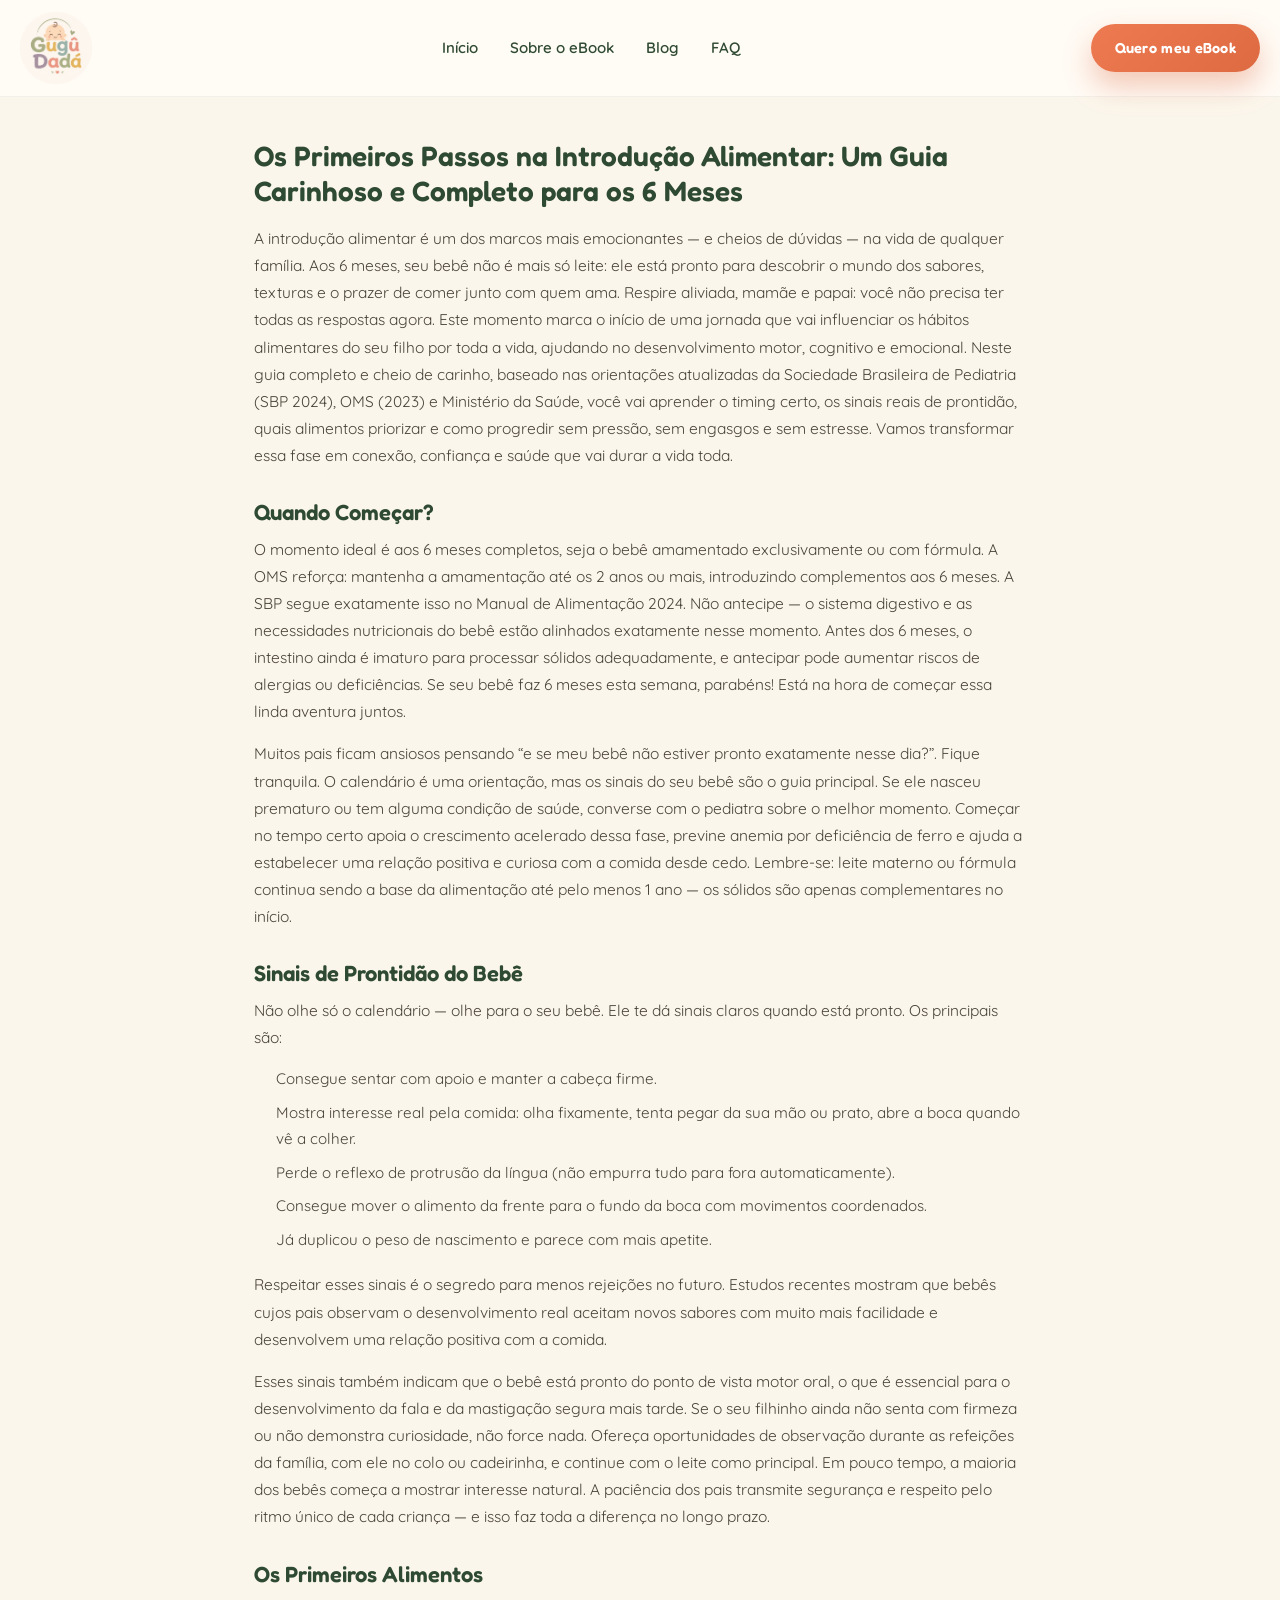
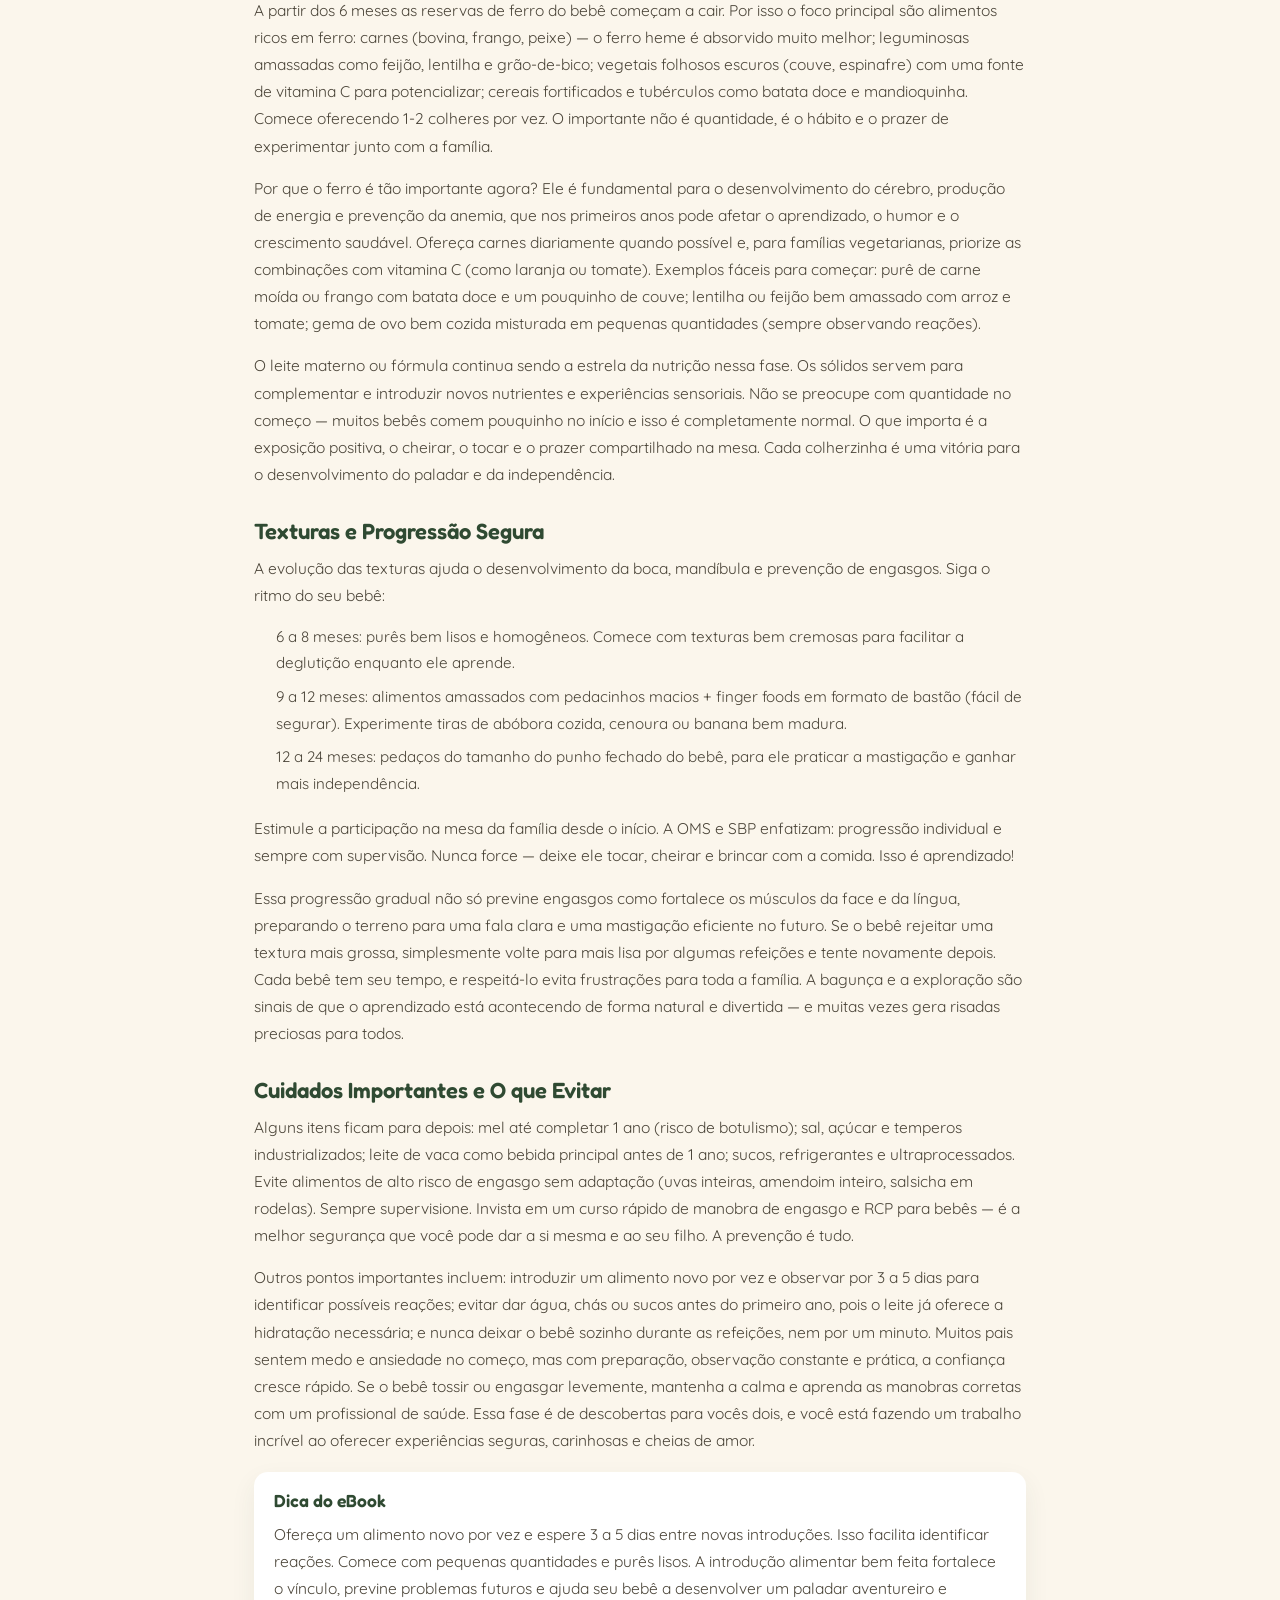
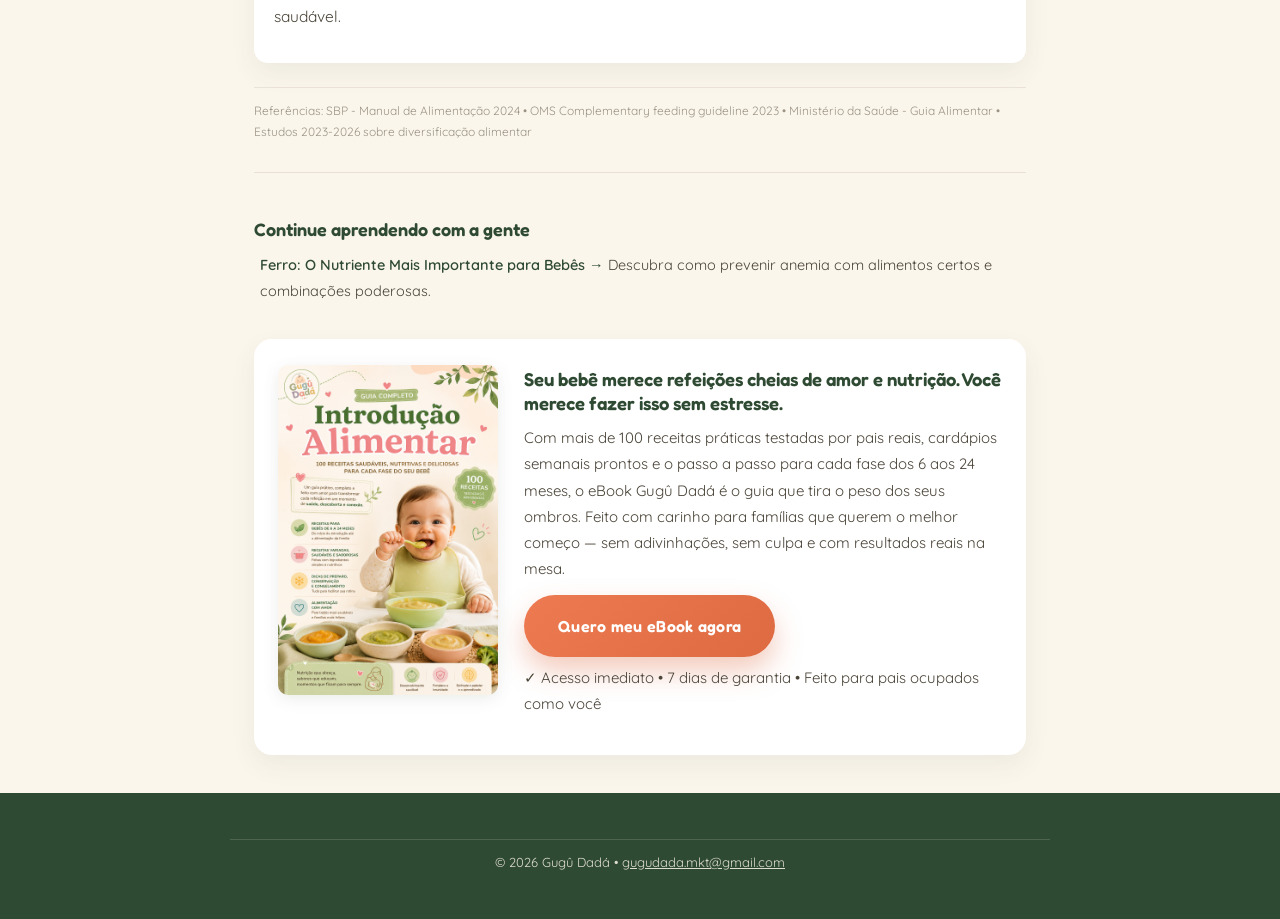
<file: artigo-1.html>
<!DOCTYPE html>
<html lang="pt-BR">
<head>
<meta charset="UTF-8">
<meta name="viewport" content="width=device-width, initial-scale=1.0">
<title>Os Primeiros Passos na Introdução Alimentar | Gugû Dadá</title>
<meta name="description" content="Guia completo para iniciar a alimentação complementar aos 6 meses. Sinais de prontidão, alimentos ricos em ferro e dicas baseadas em SBP, OMS e Ministério da Saúde.">
<meta name="keywords" content="introdução alimentar, primeiros passos, 6 meses, sinais de prontidão, papinha bebê, SBP, OMS">
<meta name="robots" content="index, follow">
<link rel="canonical" href="https://www.seudominio.com.br/artigo-1.html">
<!-- Fontes (to match index.html typography exactly) -->
<link rel="preconnect" href="https://fonts.googleapis.com">
<link rel="preconnect" href="https://fonts.gstatic.com" crossorigin>
<link href="https://fonts.googleapis.com/css2?family=Fredoka:wght@500;600;700&family=Quicksand:wght@400;500;600;700&display=swap" rel="stylesheet">
<link rel="stylesheet" href="articles.css">
<script src="articles.js" defer></script>
</head>
<body>
<header class="site-header" id="topo">
  <div class="header-inner">
    <a href="index.html" class="logo">
      <img src="img/Logo.png" alt="Gugû Dadá" class="logo-img">
    </a>
    <input type="checkbox" id="menu-toggle" class="menu-toggle-input">
    <label for="menu-toggle" class="menu-toggle-label" aria-label="Abrir ou fechar menu" aria-expanded="false" aria-controls="main-nav">☰</label>
    <nav id="main-nav" class="main-nav" aria-label="Navegação principal">
      <ul>
        <li><a href="index.html#topo">Início</a></li>
        <li><a href="index.html#conteudo">Sobre o eBook</a></li>
        <li><a href="index.html#blog">Blog</a></li>
        <li><a href="index.html#faq">FAQ</a></li>
        <li class="mobile-nav-cta"><a href="https://pay.kiwify.com.br/rn86TiA" class="btn btn-primary">Quero meu eBook</a></li>
      </ul>
    </nav>
    <div class="header-cta">
      <a href="https://pay.kiwify.com.br/rn86TiA" class="btn btn-primary"><span class="btn-text">Quero meu eBook</span></a>
    </div>
  </div>
</header>

<main>
<div class="article-content">
<h1>Os Primeiros Passos na Introdução Alimentar: Um Guia Carinhoso e Completo para os 6 Meses</h1>
<p>A introdução alimentar é um dos marcos mais emocionantes — e cheios de dúvidas — na vida de qualquer família. Aos 6 meses, seu bebê não é mais só leite: ele está pronto para descobrir o mundo dos sabores, texturas e o prazer de comer junto com quem ama. Respire aliviada, mamãe e papai: você não precisa ter todas as respostas agora. Este momento marca o início de uma jornada que vai influenciar os hábitos alimentares do seu filho por toda a vida, ajudando no desenvolvimento motor, cognitivo e emocional. Neste guia completo e cheio de carinho, baseado nas orientações atualizadas da Sociedade Brasileira de Pediatria (SBP 2024), OMS (2023) e Ministério da Saúde, você vai aprender o timing certo, os sinais reais de prontidão, quais alimentos priorizar e como progredir sem pressão, sem engasgos e sem estresse. Vamos transformar essa fase em conexão, confiança e saúde que vai durar a vida toda.</p>

<h2>Quando Começar?</h2>
<p>O momento ideal é aos 6 meses completos, seja o bebê amamentado exclusivamente ou com fórmula. A OMS reforça: mantenha a amamentação até os 2 anos ou mais, introduzindo complementos aos 6 meses. A SBP segue exatamente isso no Manual de Alimentação 2024. Não antecipe — o sistema digestivo e as necessidades nutricionais do bebê estão alinhados exatamente nesse momento. Antes dos 6 meses, o intestino ainda é imaturo para processar sólidos adequadamente, e antecipar pode aumentar riscos de alergias ou deficiências. Se seu bebê faz 6 meses esta semana, parabéns! Está na hora de começar essa linda aventura juntos.</p>
<p>Muitos pais ficam ansiosos pensando “e se meu bebê não estiver pronto exatamente nesse dia?”. Fique tranquila. O calendário é uma orientação, mas os sinais do seu bebê são o guia principal. Se ele nasceu prematuro ou tem alguma condição de saúde, converse com o pediatra sobre o melhor momento. Começar no tempo certo apoia o crescimento acelerado dessa fase, previne anemia por deficiência de ferro e ajuda a estabelecer uma relação positiva e curiosa com a comida desde cedo. Lembre-se: leite materno ou fórmula continua sendo a base da alimentação até pelo menos 1 ano — os sólidos são apenas complementares no início.</p>

<h2>Sinais de Prontidão do Bebê</h2>
<p>Não olhe só o calendário — olhe para o seu bebê. Ele te dá sinais claros quando está pronto. Os principais são:</p>
<ul>
<li>Consegue sentar com apoio e manter a cabeça firme.</li>
<li>Mostra interesse real pela comida: olha fixamente, tenta pegar da sua mão ou prato, abre a boca quando vê a colher.</li>
<li>Perde o reflexo de protrusão da língua (não empurra tudo para fora automaticamente).</li>
<li>Consegue mover o alimento da frente para o fundo da boca com movimentos coordenados.</li>
<li>Já duplicou o peso de nascimento e parece com mais apetite.</li>
</ul>
<p>Respeitar esses sinais é o segredo para menos rejeições no futuro. Estudos recentes mostram que bebês cujos pais observam o desenvolvimento real aceitam novos sabores com muito mais facilidade e desenvolvem uma relação positiva com a comida.</p>
<p>Esses sinais também indicam que o bebê está pronto do ponto de vista motor oral, o que é essencial para o desenvolvimento da fala e da mastigação segura mais tarde. Se o seu filhinho ainda não senta com firmeza ou não demonstra curiosidade, não force nada. Ofereça oportunidades de observação durante as refeições da família, com ele no colo ou cadeirinha, e continue com o leite como principal. Em pouco tempo, a maioria dos bebês começa a mostrar interesse natural. A paciência dos pais transmite segurança e respeito pelo ritmo único de cada criança — e isso faz toda a diferença no longo prazo.</p>

<h2>Os Primeiros Alimentos</h2>
<p>A partir dos 6 meses as reservas de ferro do bebê começam a cair. Por isso o foco principal são alimentos ricos em ferro: carnes (bovina, frango, peixe) — o ferro heme é absorvido muito melhor; leguminosas amassadas como feijão, lentilha e grão-de-bico; vegetais folhosos escuros (couve, espinafre) com uma fonte de vitamina C para potencializar; cereais fortificados e tubérculos como batata doce e mandioquinha. Comece oferecendo 1-2 colheres por vez. O importante não é quantidade, é o hábito e o prazer de experimentar junto com a família.</p>
<p>Por que o ferro é tão importante agora? Ele é fundamental para o desenvolvimento do cérebro, produção de energia e prevenção da anemia, que nos primeiros anos pode afetar o aprendizado, o humor e o crescimento saudável. Ofereça carnes diariamente quando possível e, para famílias vegetarianas, priorize as combinações com vitamina C (como laranja ou tomate). Exemplos fáceis para começar: purê de carne moída ou frango com batata doce e um pouquinho de couve; lentilha ou feijão bem amassado com arroz e tomate; gema de ovo bem cozida misturada em pequenas quantidades (sempre observando reações).</p>
<p>O leite materno ou fórmula continua sendo a estrela da nutrição nessa fase. Os sólidos servem para complementar e introduzir novos nutrientes e experiências sensoriais. Não se preocupe com quantidade no começo — muitos bebês comem pouquinho no início e isso é completamente normal. O que importa é a exposição positiva, o cheirar, o tocar e o prazer compartilhado na mesa. Cada colherzinha é uma vitória para o desenvolvimento do paladar e da independência.</p>

<h2>Texturas e Progressão Segura</h2>
<p>A evolução das texturas ajuda o desenvolvimento da boca, mandíbula e prevenção de engasgos. Siga o ritmo do seu bebê:</p>
<ul>
<li>6 a 8 meses: purês bem lisos e homogêneos. Comece com texturas bem cremosas para facilitar a deglutição enquanto ele aprende.</li>
<li>9 a 12 meses: alimentos amassados com pedacinhos macios + finger foods em formato de bastão (fácil de segurar). Experimente tiras de abóbora cozida, cenoura ou banana bem madura.</li>
<li>12 a 24 meses: pedaços do tamanho do punho fechado do bebê, para ele praticar a mastigação e ganhar mais independência.</li>
</ul>
<p>Estimule a participação na mesa da família desde o início. A OMS e SBP enfatizam: progressão individual e sempre com supervisão. Nunca force — deixe ele tocar, cheirar e brincar com a comida. Isso é aprendizado!</p>
<p>Essa progressão gradual não só previne engasgos como fortalece os músculos da face e da língua, preparando o terreno para uma fala clara e uma mastigação eficiente no futuro. Se o bebê rejeitar uma textura mais grossa, simplesmente volte para mais lisa por algumas refeições e tente novamente depois. Cada bebê tem seu tempo, e respeitá-lo evita frustrações para toda a família. A bagunça e a exploração são sinais de que o aprendizado está acontecendo de forma natural e divertida — e muitas vezes gera risadas preciosas para todos.</p>

<h2>Cuidados Importantes e O que Evitar</h2>
<p>Alguns itens ficam para depois: mel até completar 1 ano (risco de botulismo); sal, açúcar e temperos industrializados; leite de vaca como bebida principal antes de 1 ano; sucos, refrigerantes e ultraprocessados. Evite alimentos de alto risco de engasgo sem adaptação (uvas inteiras, amendoim inteiro, salsicha em rodelas). Sempre supervisione. Invista em um curso rápido de manobra de engasgo e RCP para bebês — é a melhor segurança que você pode dar a si mesma e ao seu filho. A prevenção é tudo.</p>
<p>Outros pontos importantes incluem: introduzir um alimento novo por vez e observar por 3 a 5 dias para identificar possíveis reações; evitar dar água, chás ou sucos antes do primeiro ano, pois o leite já oferece a hidratação necessária; e nunca deixar o bebê sozinho durante as refeições, nem por um minuto. Muitos pais sentem medo e ansiedade no começo, mas com preparação, observação constante e prática, a confiança cresce rápido. Se o bebê tossir ou engasgar levemente, mantenha a calma e aprenda as manobras corretas com um profissional de saúde. Essa fase é de descobertas para vocês dois, e você está fazendo um trabalho incrível ao oferecer experiências seguras, carinhosas e cheias de amor.</p>

<div class="card" style="background:#fff; padding:18px 20px; border-radius:14px; margin:18px 0; box-shadow:var(--shadow-card);">
<h3 style="font-size:17.5px; margin-bottom:10px; color:var(--green-deep);">Dica do eBook</h3>
<p>Ofereça um alimento novo por vez e espere 3 a 5 dias entre novas introduções. Isso facilita identificar reações. Comece com pequenas quantidades e purês lisos. A introdução alimentar bem feita fortalece o vínculo, previne problemas futuros e ajuda seu bebê a desenvolver um paladar aventureiro e saudável.</p>
</div>

<p style="font-size:12px; color:#8A8273; margin-top:24px; border-top:1px solid #e8e0d5; padding-top:12px; opacity:0.85;">Referências: SBP - Manual de Alimentação 2024 • OMS Complementary feeding guideline 2023 • Ministério da Saúde - Guia Alimentar • Estudos 2023-2026 sobre diversificação alimentar</p>

<div class="outros-artigos">
<h2>Continue aprendendo com a gente</h2>
<ul>
<li><a href="artigo-2.html">Ferro: O Nutriente Mais Importante para Bebês →</a> Descubra como prevenir anemia com alimentos certos e combinações poderosas.</li>
<!--
<li><a href="artigo-3.html">Texturas por Idade: Guia Sem Engasgos →</a> Progressão segura do purê aos pedaços, com confiança e sem medo.</li>
<li><a href="artigo-4.html">Recusa Alimentar: O Que Fazer? →</a> Estratégias comprovadas para quando o bebê diz "não".</li>
<li><a href="artigo-5.html">Alergias Alimentares: Introdução Segura →</a> Como introduzir alérgenos com segurança desde cedo.</li>
</ul>
-->
</div>

<!-- NEW COMPELLING CTA: Image + Text side by side (responsive) -->
<div class="ebook-cta">
  <div class="cta-image">
    <img src="img/capa.png" alt="Capa do eBook Gugû Dadá — Guia completo de introdução alimentar com receitas e cardápios">
  </div>
  <div class="cta-text">
    <h3>Seu bebê merece refeições cheias de amor e nutrição. Você merece fazer isso sem estresse.</h3>
    <p>Com mais de 100 receitas práticas testadas por pais reais, cardápios semanais prontos e o passo a passo para cada fase dos 6 aos 24 meses, o eBook Gugû Dadá é o guia que tira o peso dos seus ombros. Feito com carinho para famílias que querem o melhor começo — sem adivinhações, sem culpa e com resultados reais na mesa.</p>
    <div class="cta-actions">
      <a href="https://pay.kiwify.com.br/rn86TiA" class="btn btn-primary">Quero meu eBook agora</a>
      <p class="security">✓ Acesso imediato • 7 dias de garantia • Feito para pais ocupados como você</p>
    </div>
  </div>
</div>
</div>

</main>
<footer>
  <div style="max-width:820px; margin:0 auto; padding:12px 20px 18px; text-align:center; border-top:1px solid rgba(251,246,236,0.15);">
    <p style="margin:0; font-size:13px; color:rgba(251,246,236,0.85);">© 2026 Gugû Dadá • <a href="mailto:gugudada.mkt@gmail.com" style="color:inherit;">gugudada.mkt@gmail.com</a></p>
  </div>
</footer>
</body>
</html>
</file>
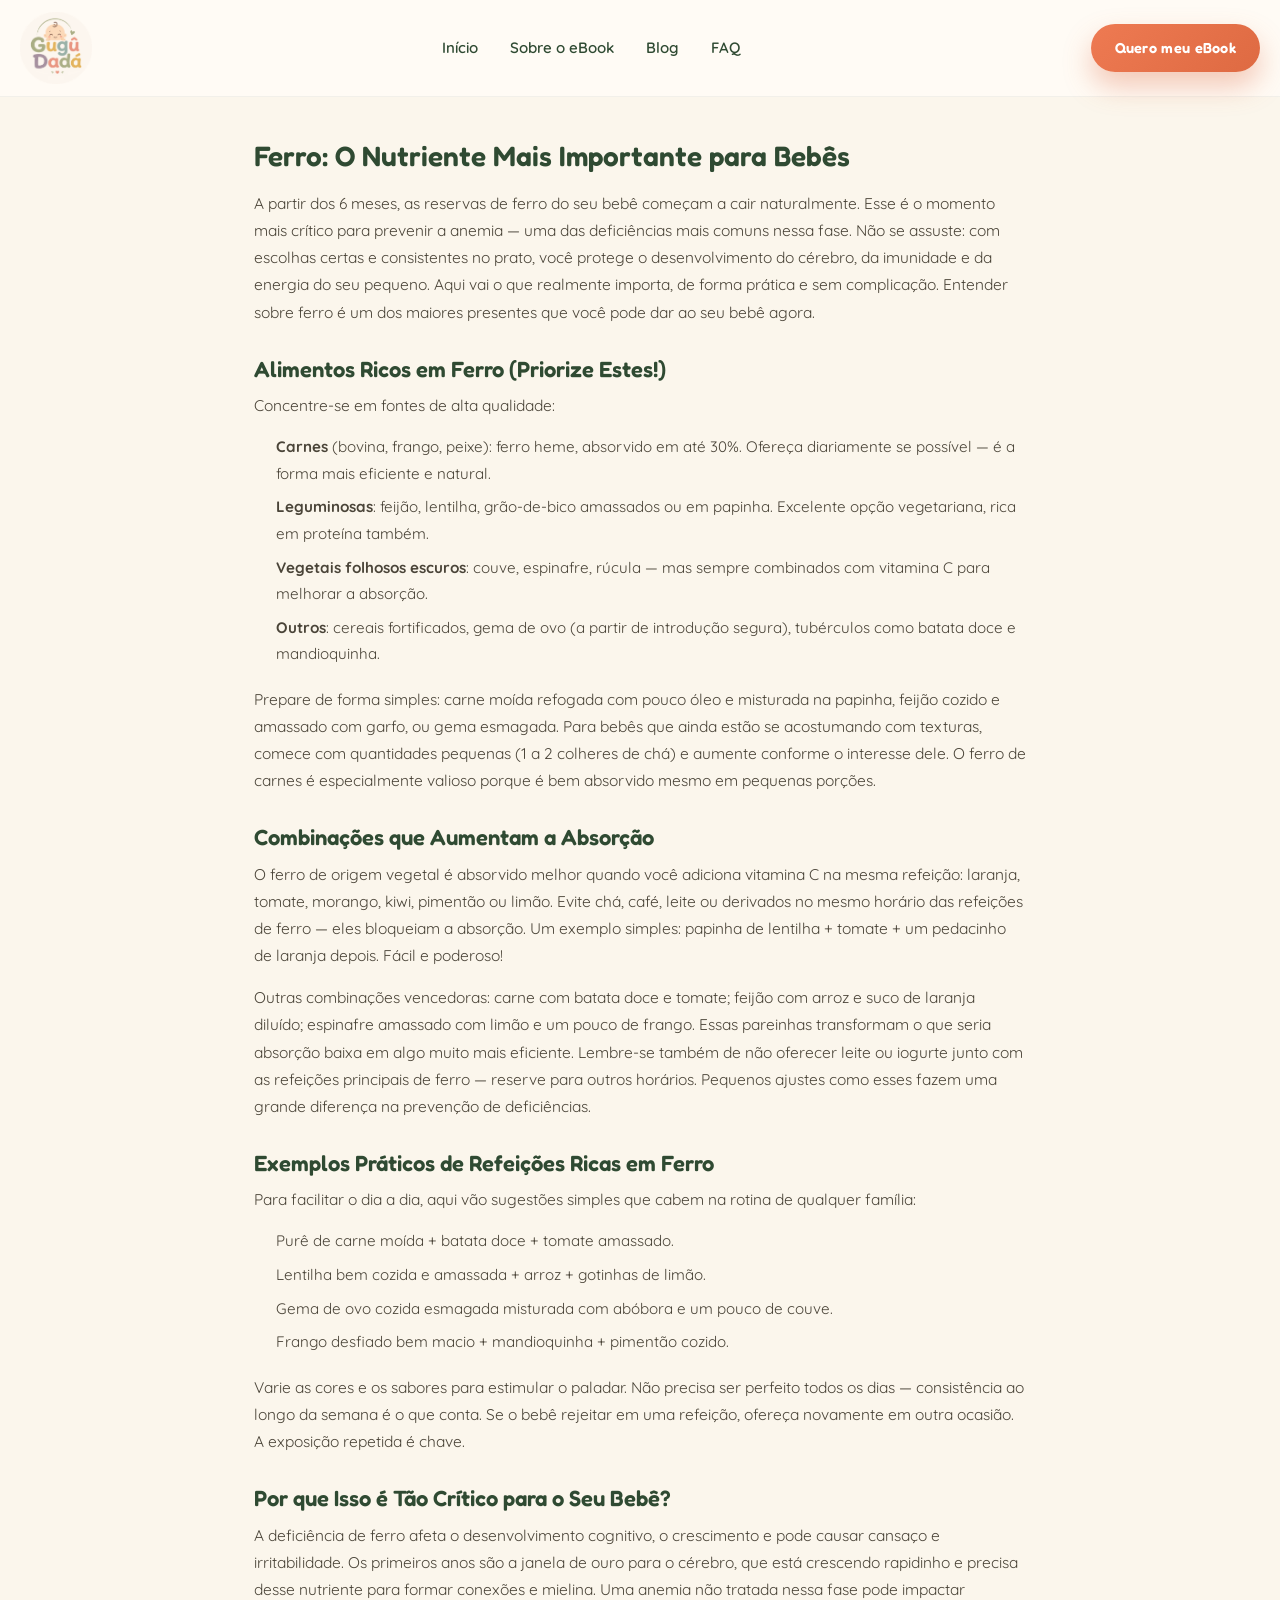
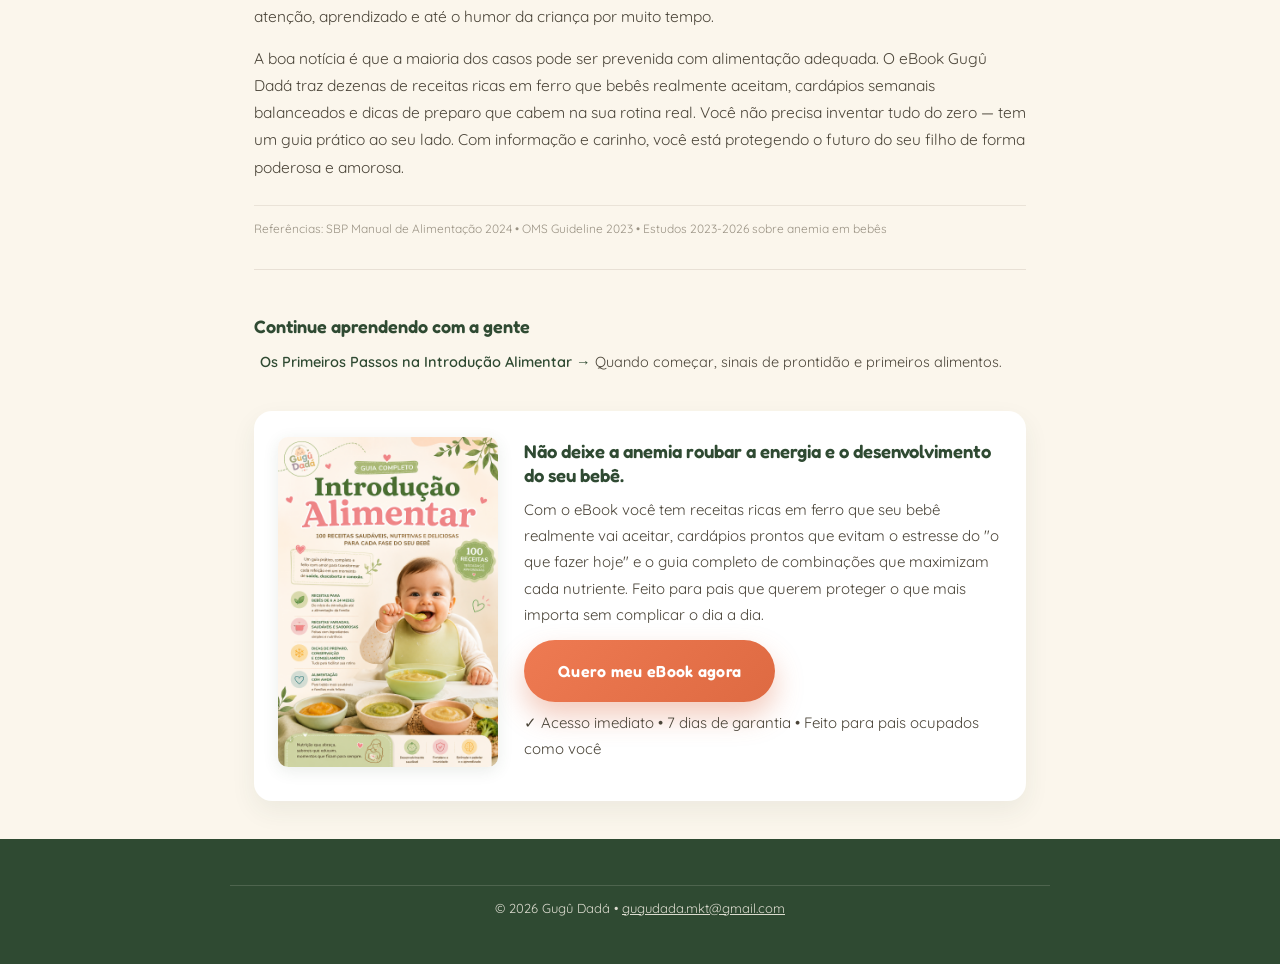
<file: artigo-2.html>
<!DOCTYPE html>
<html lang="pt-BR">
<head>
<meta charset="UTF-8">
<meta name="viewport" content="width=device-width, initial-scale=1.0">
<title>Ferro: O Nutriente Mais Importante para Bebês | Gugû Dadá</title>
<meta name="description" content="Alimentos ricos em ferro para bebês, combinações que aumentam absorção e prevenção de anemia. Baseado em SBP e OMS.">
<meta name="keywords" content="ferro bebê, anemia prevenção, alimentos ricos em ferro, introdução alimentar">
<link rel="canonical" href="https://www.seudominio.com.br/artigo-2.html">
<!-- Fontes (to match index.html typography exactly) -->
<link rel="preconnect" href="https://fonts.googleapis.com">
<link rel="preconnect" href="https://fonts.gstatic.com" crossorigin>
<link href="https://fonts.googleapis.com/css2?family=Fredoka:wght@500;600;700&family=Quicksand:wght@400;500;600;700&display=swap" rel="stylesheet">
<link rel="stylesheet" href="articles.css">
<script src="articles.js" defer></script>
</head>
<body>
<header class="site-header" id="topo">
  <div class="header-inner">
    <a href="index.html" class="logo">
      <img src="img/Logo.png" alt="Gugû Dadá" class="logo-img">
    </a>
    <input type="checkbox" id="menu-toggle" class="menu-toggle-input">
    <label for="menu-toggle" class="menu-toggle-label" aria-label="Abrir ou fechar menu" aria-expanded="false" aria-controls="main-nav">☰</label>
    <nav id="main-nav" class="main-nav" aria-label="Navegação principal">
      <ul>
        <li><a href="index.html#topo">Início</a></li>
        <li><a href="index.html#conteudo">Sobre o eBook</a></li>
        <li><a href="index.html#blog">Blog</a></li>
        <li><a href="index.html#faq">FAQ</a></li>
        <li class="mobile-nav-cta"><a href="https://pay.kiwify.com.br/rn86TiA" class="btn btn-primary">Quero meu eBook</a></li>
      </ul>
    </nav>
    <div class="header-cta">
      <a href="https://pay.kiwify.com.br/rn86TiA" class="btn btn-primary"><span class="btn-text">Quero meu eBook</span></a>
    </div>
  </div>
</header>

<main>
<div class="article-content">
<h1>Ferro: O Nutriente Mais Importante para Bebês</h1>
<p>A partir dos 6 meses, as reservas de ferro do seu bebê começam a cair naturalmente. Esse é o momento mais crítico para prevenir a anemia — uma das deficiências mais comuns nessa fase. Não se assuste: com escolhas certas e consistentes no prato, você protege o desenvolvimento do cérebro, da imunidade e da energia do seu pequeno. Aqui vai o que realmente importa, de forma prática e sem complicação. Entender sobre ferro é um dos maiores presentes que você pode dar ao seu bebê agora.</p>

<h2>Alimentos Ricos em Ferro (Priorize Estes!)</h2>
<p>Concentre-se em fontes de alta qualidade:</p>
<ul>
<li><strong>Carnes</strong> (bovina, frango, peixe): ferro heme, absorvido em até 30%. Ofereça diariamente se possível — é a forma mais eficiente e natural.</li>
<li><strong>Leguminosas</strong>: feijão, lentilha, grão-de-bico amassados ou em papinha. Excelente opção vegetariana, rica em proteína também.</li>
<li><strong>Vegetais folhosos escuros</strong>: couve, espinafre, rúcula — mas sempre combinados com vitamina C para melhorar a absorção.</li>
<li><strong>Outros</strong>: cereais fortificados, gema de ovo (a partir de introdução segura), tubérculos como batata doce e mandioquinha.</li>
</ul>
<p>Prepare de forma simples: carne moída refogada com pouco óleo e misturada na papinha, feijão cozido e amassado com garfo, ou gema esmagada. Para bebês que ainda estão se acostumando com texturas, comece com quantidades pequenas (1 a 2 colheres de chá) e aumente conforme o interesse dele. O ferro de carnes é especialmente valioso porque é bem absorvido mesmo em pequenas porções.</p>

<h2>Combinações que Aumentam a Absorção</h2>
<p>O ferro de origem vegetal é absorvido melhor quando você adiciona vitamina C na mesma refeição: laranja, tomate, morango, kiwi, pimentão ou limão. Evite chá, café, leite ou derivados no mesmo horário das refeições de ferro — eles bloqueiam a absorção. Um exemplo simples: papinha de lentilha + tomate + um pedacinho de laranja depois. Fácil e poderoso!</p>
<p>Outras combinações vencedoras: carne com batata doce e tomate; feijão com arroz e suco de laranja diluído; espinafre amassado com limão e um pouco de frango. Essas pareinhas transformam o que seria absorção baixa em algo muito mais eficiente. Lembre-se também de não oferecer leite ou iogurte junto com as refeições principais de ferro — reserve para outros horários. Pequenos ajustes como esses fazem uma grande diferença na prevenção de deficiências.</p>

<h2>Exemplos Práticos de Refeições Ricas em Ferro</h2>
<p>Para facilitar o dia a dia, aqui vão sugestões simples que cabem na rotina de qualquer família:</p>
<ul>
<li>Purê de carne moída + batata doce + tomate amassado.</li>
<li>Lentilha bem cozida e amassada + arroz + gotinhas de limão.</li>
<li>Gema de ovo cozida esmagada misturada com abóbora e um pouco de couve.</li>
<li>Frango desfiado bem macio + mandioquinha + pimentão cozido.</li>
</ul>
<p>Varie as cores e os sabores para estimular o paladar. Não precisa ser perfeito todos os dias — consistência ao longo da semana é o que conta. Se o bebê rejeitar em uma refeição, ofereça novamente em outra ocasião. A exposição repetida é chave.</p>

<h2>Por que Isso é Tão Crítico para o Seu Bebê?</h2>
<p>A deficiência de ferro afeta o desenvolvimento cognitivo, o crescimento e pode causar cansaço e irritabilidade. Os primeiros anos são a janela de ouro para o cérebro, que está crescendo rapidinho e precisa desse nutriente para formar conexões e mielina. Uma anemia não tratada nessa fase pode impactar atenção, aprendizado e até o humor da criança por muito tempo.</p>
<p>A boa notícia é que a maioria dos casos pode ser prevenida com alimentação adequada. O eBook Gugû Dadá traz dezenas de receitas ricas em ferro que bebês realmente aceitam, cardápios semanais balanceados e dicas de preparo que cabem na sua rotina real. Você não precisa inventar tudo do zero — tem um guia prático ao seu lado. Com informação e carinho, você está protegendo o futuro do seu filho de forma poderosa e amorosa.</p>

<p style="font-size:12px; color:#8A8273; margin-top:24px; border-top:1px solid #e8e0d5; padding-top:12px; opacity:0.85;">Referências: SBP Manual de Alimentação 2024 • OMS Guideline 2023 • Estudos 2023-2026 sobre anemia em bebês</p>

<div class="outros-artigos">
<h2>Continue aprendendo com a gente</h2>
<ul>
<li><a href="artigo-1.html">Os Primeiros Passos na Introdução Alimentar →</a> Quando começar, sinais de prontidão e primeiros alimentos.</li>
<!--
<li><a href="artigo-3.html">Texturas por Idade: Guia Sem Engasgos →</a> Como progredir com segurança e diversão.</li>
<li><a href="artigo-4.html">Recusa Alimentar: O Que Fazer? →</a> Estratégias para quando nada parece funcionar.</li>
<li><a href="artigo-5.html">Alergias Alimentares: Introdução Segura →</a> Alérgenos sem medo, com segurança.</li>
-->
</ul>
</div>

<!-- NEW COMPELLING CTA -->
<div class="ebook-cta">
  <div class="cta-image">
    <img src="img/capa.png" alt="Capa do eBook Gugû Dadá — Guia completo de introdução alimentar com receitas e cardápios">
  </div>
  <div class="cta-text">
    <h3>Não deixe a anemia roubar a energia e o desenvolvimento do seu bebê.</h3>
    <p>Com o eBook você tem receitas ricas em ferro que seu bebê realmente vai aceitar, cardápios prontos que evitam o estresse do "o que fazer hoje" e o guia completo de combinações que maximizam cada nutriente. Feito para pais que querem proteger o que mais importa sem complicar o dia a dia.</p>
    <div class="cta-actions">
      <a href="https://pay.kiwify.com.br/rn86TiA" class="btn btn-primary">Quero meu eBook agora</a>
      <p class="security">✓ Acesso imediato • 7 dias de garantia • Feito para pais ocupados como você</p>
    </div>
  </div>
</div>
</div>

</main>
<footer>
  <div style="max-width:820px; margin:0 auto; padding:12px 20px 18px; text-align:center; border-top:1px solid rgba(251,246,236,0.15);">
    <p style="margin:0; font-size:13px; color:rgba(251,246,236,0.85);">© 2026 Gugû Dadá • <a href="mailto:gugudada.mkt@gmail.com" style="color:inherit;">gugudada.mkt@gmail.com</a></p>
  </div>
</footer>
</body>
</html>
</file>
<file: articles.css>
﻿:root{
  --cream:        #FBF6EC;
  --cream-soft:   #F6EFE0;
  --green-deep:   #2F4A32;
  --green:        #6E9A6B;
  --green-soft:   #DCE8D6;
  --peach:        #EE7A52;
  --peach-dark:   #DE6A42;
  --peach-soft:   #FBDCC9;
  --yellow:       #F2C14E;
  --lavender:     #C7B6D9;
  --text:         #4A4438;
  --text-light:   #8A8273;
  --white:        #FFFFFF;
  --radius-lg: 28px;
  --radius-md: 18px;
  --radius-sm: 12px;
  --shadow-soft: 0 18px 40px rgba(47,74,50,0.09);
  --shadow-card: 0 10px 26px rgba(47,74,50,0.07);
  --container: 1180px;
}
*{ margin:0; padding:0; box-sizing:border-box; }
html{ scroll-behavior:smooth; }
body{
  font-family:'Quicksand', sans-serif;
  color:var(--text);
  background:var(--cream);
  line-height:1.6;
  -webkit-font-smoothing:antialiased;
}
img{ max-width:100%; display:block; }
a{ text-decoration:none; color:inherit; }
ul{ list-style:none; }
h1,h2,h3,h4{
  font-family:'Fredoka', sans-serif;
  color:var(--green-deep);
  font-weight:600;
  line-height:1.2;
}
.container{
  width:100%;
  max-width:var(--container);
  margin:0 auto;
  padding:0 24px;
}
section{ padding:84px 0; }
:focus-visible{ outline:3px solid var(--peach); outline-offset:3px; border-radius:6px; }
@media (prefers-reduced-motion: reduce){
  *{ animation-duration:.001ms !important; transition-duration:.001ms !important; scroll-behavior:auto !important; }
}
.bowl-dots{ display:inline-flex; align-items:center; gap:5px; vertical-align:middle; }
.bowl-dots span{ width:9px; height:9px; border-radius:50%; display:inline-block; }
.bowl-dots span:nth-child(1){ background:var(--green); }
.bowl-dots span:nth-child(2){ background:var(--yellow); }
.bowl-dots span:nth-child(3){ background:var(--lavender); }
.btn{
  display:inline-flex;
  align-items:center;
  justify-content:center;
  gap:8px;
  font-family:'Fredoka', sans-serif;
  font-weight:600;
  font-size:16px;
  letter-spacing:.3px;
  padding:17px 34px;
  border-radius:999px;
  border:none;
  cursor:pointer;
  transition:transform .18s ease, box-shadow .18s ease;
  white-space:nowrap;
}
.btn-primary{
  background:linear-gradient(135deg, var(--peach), var(--peach-dark));
  color:var(--white);
  box-shadow:0 14px 28px rgba(222,106,66,0.35);
}
.btn-primary:hover{ transform:translateY(-2px); box-shadow:0 18px 34px rgba(222,106,66,0.42); }
.btn-ghost{
  background:var(--white);
  color:var(--green-deep);
  border:2px solid var(--green-soft);
}
.btn-ghost:hover{ border-color:var(--green); }
.btn-block{ width:100%; }
.secure-note{
  margin-top:12px;
  font-size:13.5px;
  color:var(--text-light);
  display:flex;
  align-items:center;
  gap:6px;
}
.site-header{
  position:sticky; top:0; z-index:220;
  background: #FFFBF5;
  backdrop-filter:blur(8px);
  border-bottom:1px solid rgba(47,74,50,0.06);
}
.logo {
  display: flex;
  flex-direction: column;
  align-items: center;
  text-decoration: none;
}
.logo-img {
  height: 72px;
  width: auto;
  object-fit: contain;
  display: block;
  transition: height .2s ease;
}
.header-inner{
  display:flex; align-items:center; justify-content:space-between;
  padding:12px 20px;
  min-height: 64px;
}
.main-nav { flex: 1; display: flex; justify-content: center; }
.main-nav ul{ display:flex; gap:28px; justify-content: center; }
.main-nav a{
  font-weight:600;
  font-size:15px;
  color:var(--green-deep);
  transition:color .15s ease;
  padding: 4px 2px;
}
.main-nav a:hover{ color:var(--peach); }
.header-cta{ display:flex; align-items:center; gap:16px; }
.header-cta .btn{ padding:12px 24px; font-size:14.5px; }

/* Mobile nav CTA hidden by default (shown in media query) */
.mobile-nav-cta { display: none; }

.menu-toggle-input{ display:none; }
.menu-toggle-label{
  display:none;
  font-size:26px;
  cursor:pointer;
  color:var(--green-deep);
  line-height:1;
  padding:4px 6px;
}
@media (max-width: 760px) {
  .logo-img { height: 52px; }
  .header-inner { padding: 8px 16px; align-items: center; }
  .main-nav {
    position: fixed;
    top: 68px;
    left: 0;
    right: 0;
    max-height: 0;
    overflow: hidden;
    visibility: hidden;
    transition: max-height .28s ease;
    z-index: 250;
  }
  .main-nav.open {
    background: var(--cream);
    padding: 8px 20px 18px;
    box-shadow: var(--shadow-soft);
    border-bottom: 1px solid rgba(47,74,50,0.08);
    visibility: visible;
    max-height: 360px;
    z-index: 350;
  }
  .main-nav ul {
    flex-direction: column;
    gap: 4px;
    padding: 8px 0;
  }
  .main-nav a {
    display: block;
    padding: 12px 10px;
    font-size: 15.5px;
    border-radius: 8px;
  }
  .main-nav a:hover { background: var(--green-soft); color: var(--green-deep); }
  .menu-toggle-label { display: block; font-size: 28px; padding: 2px 8px; cursor: pointer; margin-left: auto; }
  .header-cta { display: none !important; }

  /* Show and style the mobile CTA inside the open nav */
  .mobile-nav-cta {
    display: list-item;
    margin-top: 10px;
  }
  .main-nav .mobile-nav-cta a {
    display: block;
    width: 100%;
    text-align: center;
    padding: 15px 20px;
    font-size: 15.5px;
    border-radius: 999px;
    box-shadow: 0 10px 24px rgba(222,106,66,0.35);
    color: #fff !important;
  }
  .main-nav .mobile-nav-cta a:hover {
    transform: translateY(-1px);
    box-shadow: 0 14px 30px rgba(222,106,66,0.42);
  }
}
.features-strip{ background:var(--cream-soft); }
.features-grid{
  display:grid;
  grid-template-columns:repeat(5, 1fr);
  gap:22px;
}
.feature-card{
  background:var(--white);
  border-radius:var(--radius-md);
  padding:30px 20px;
  text-align:center;
  box-shadow:var(--shadow-card);
  transition:transform .2s ease;
}
.feature-card:hover{ transform:translateY(-4px); }
.feature-card .icon-circle{
  width:58px; height:58px;
  border-radius:50%;
  margin:0 auto 18px;
  display:flex; align-items:center; justify-content:center;
}
.feature-card .icon-circle svg{ width:26px; height:26px; }
.feature-card p{ font-size:14.5px; font-weight:600; color:var(--green-deep); line-height:1.4; }
.showcase-grid{
  display:grid;
  grid-template-columns:1fr 1fr;
  gap:26px;
  align-items:stretch;
}
.checklist-card{
  background:var(--white);
  border-radius:var(--radius-lg);
  padding:42px 36px;
  box-shadow:var(--shadow-card);
}
.checklist-card h2{ font-size:27px; margin-bottom:24px; }
.checklist-card ul{ display:flex; flex-direction:column; gap:14px; }
.checklist-card li{
  display:flex; align-items:flex-start; gap:12px;
  font-size:15px; font-weight:600; color:var(--text);
}
.checklist-card li svg{ flex-shrink:0; margin-top:2px; width:19px; height:19px; }
.price-card{
  background:var(--green-deep);
  color:var(--cream);
  border-radius:var(--radius-lg);
  padding:42px 36px;
  box-shadow:var(--shadow-soft);
  display:flex;
  flex-direction:column;
  justify-content:center;
}
.price-card h3{
  color:var(--white);
  font-size:23px;
  margin-bottom:18px;
}
.price-old{
  font-size:16px;
  text-decoration:line-through;
  opacity:.65;
  margin-bottom:2px;
}
.price-label{ font-size:14px; opacity:.85; margin-bottom:4px; }
.price-now{
  font-family:'Fredoka', sans-serif;
  font-size:50px;
  font-weight:700;
  color:var(--yellow);
  margin-bottom:24px;
  line-height:1;
}
.price-now sup{ font-size:24px; top:-1.1em; }
.price-card .btn{ width:100%; margin-bottom:6px; }
.price-card .secure-note{ color:rgba(251,246,236,0.75); }
.price-extras { margin: 16px 0 2px; font-size: 13px; line-height: 1.35; }
.price-benefits { list-style: none; margin: 0 0 8px 0; padding: 0; }
.price-benefits li { padding: 1px 0; color: rgba(251,246,236,0.92); }
.mini-testimonial {
  background: rgba(251,246,236,0.12);
  border-radius: 6px;
  padding: 7px 9px;
  margin-top: 5px;
  font-size: 11.5px;
  line-height: 1.3;
  font-style: italic;
}
.payment-box {
  background: var(--white);
  border-radius: var(--radius-md);
  padding: 10px 16px;
  box-shadow: var(--shadow-card);
  margin-top: 18px;
  text-align: center;
  max-width: 280px;
  margin-left: auto;
  margin-right: auto;
}
.testimonials-grid{
  display:grid;
  grid-template-columns:repeat(3, 1fr);
  gap:24px;
}
.testimonial-card{
  background:var(--white);
  border-radius:var(--radius-md);
  padding:30px 28px;
  box-shadow:var(--shadow-card);
}
.stars{ display:flex; gap:3px; margin-bottom:14px; }
.stars svg{ width:17px; height:17px; fill:var(--yellow); }
.testimonial-card p.quote{ font-size:15px; color:var(--text); margin-bottom:20px; }
.testimonial-author{ display:flex; align-items:center; gap:12px; }
.testimonial-author img{
  width:46px; height:46px; border-radius:50%; object-fit:cover;
}
.testimonial-author strong{ font-size:14.5px; color:var(--green-deep); }
.guarantee-banner{
  background:var(--green-soft);
  border-radius:var(--radius-lg);
  padding:38px 44px;
  display:flex;
  align-items:center;
  justify-content:space-between;
  gap:30px;
}
.guarantee-left{ display:flex; align-items:center; gap:22px; }
.guarantee-left .shield-icon{
  width:62px; height:62px;
  flex-shrink:0;
  display:flex; align-items:center; justify-content:center;
}
.guarantee-left h3{ font-size:19px; margin-bottom:6px; }
.guarantee-left p{ font-size:14.5px; color:var(--text); max-width:480px; }
.guarantee-seal{
  width:96px; height:96px;
  border-radius:50%;
  background:var(--yellow);
  border:4px dashed var(--white);
  display:flex; flex-direction:column; align-items:center; justify-content:center;
  text-align:center;
  flex-shrink:0;
  font-family:'Fredoka', sans-serif;
  color:var(--green-deep);
}
.guarantee-seal strong{ font-size:21px; line-height:1; font-weight:700; }
.guarantee-seal span{ font-size:9px; letter-spacing:.4px; }
.faq-final-grid{
  display:grid;
  grid-template-columns:1fr 360px;
  gap:40px;
  align-items:start;
}
.faq-final-grid h2{ font-size:30px; margin-bottom:26px; }
.faq-item{
  background:var(--white);
  border-radius:var(--radius-sm);
  margin-bottom:12px;
  box-shadow:var(--shadow-card);
  overflow:hidden;
}
.faq-item summary{
  list-style:none;
  cursor:pointer;
  padding:19px 24px;
  display:flex;
  align-items:center;
  justify-content:space-between;
  font-weight:600;
  color:var(--green-deep);
  font-size:15.5px;
}
.faq-item summary::-webkit-details-marker{ display:none; }
.faq-item summary .chev{ transition:transform .2s ease; flex-shrink:0; margin-left:14px; }
.faq-item[open] summary .chev{ transform:rotate(180deg); }
.faq-item .faq-answer{
  padding:0 24px 20px;
  font-size:14.5px;
  color:var(--text-light);
}
.contact-side {
  background: #f8f5f0;
  border: 1px solid #e8e0d5;
  border-radius: 18px;
  padding: 24px 22px;
  box-shadow: var(--shadow-card);
}
.side-title {
  font-family: 'Fredoka', sans-serif;
  font-size: 20px;
  font-weight: 700;
  color: var(--green-deep);
  margin-bottom: 16px;
}
.contact-form .form-group {
  margin-bottom: 14px;
}
.contact-form label {
  display: block;
  font-size: 12.5px;
  font-weight: 600;
  color: #5f5a53;
  margin-bottom: 4px;
}
.contact-form input,
.contact-form textarea {
  width: 100%;
  padding: 11px 14px;
  border: 1px solid #d8d0c4;
  border-radius: 12px;
  font-size: 14.5px;
  font-family: inherit;
  background: #fff;
  color: var(--text);
  transition: border-color .2s ease;
}
.contact-form input:focus,
.contact-form textarea:focus {
  border-color: var(--green);
  outline: none;
  box-shadow: 0 0 0 3px rgba(110, 154, 107, 0.1);
}
.contact-form textarea {
  min-height: 90px;
  resize: vertical;
}
.btn-send {
  width: 100%;
  background: linear-gradient(135deg, var(--peach), var(--peach-dark));
  color: var(--white);
  border: none;
  padding: 13px 18px;
  border-radius: 999px;
  font-size: 14.5px;
  font-weight: 600;
  font-family: 'Fredoka', sans-serif;
  cursor: pointer;
  margin-top: 4px;
  transition: transform .18s ease, box-shadow .18s ease;
}
.btn-send:hover {
  transform: translateY(-1px);
  box-shadow: 0 6px 16px rgba(222, 106, 66, 0.35);
}
.form-note {
  font-size: 12px;
  color: var(--text-light);
  text-align: center;
  margin-top: 10px;
}
footer{
  background:var(--green-deep);
  color:rgba(251,246,236,0.85);
  padding:46px 0 28px;
}
.footer-inner{
  display:flex; justify-content:space-between; align-items:center;
  flex-wrap:wrap; gap:18px;
  border-top:1px solid rgba(251,246,236,0.12);
  padding-top:24px;
  margin-top:30px;
}
.footer-links{ display:flex; gap:24px; font-size:13.5px; }
.footer-links a:hover{ color:var(--yellow); }
.footer-copy{ font-size:13px; color:rgba(251,246,236,0.55); }

/* Polish bare footer used in artigos (no inner) to match index visual + responsive */
footer p { margin: 0; padding: 0; text-align: center; font-size: 13px; color: rgba(251,246,236,0.85); }
footer a { color: inherit; text-decoration: underline; }
footer a:hover { color: var(--yellow); }
@media (max-width: 760px) {
  footer { padding: 28px 0 20px; }
}
@media (max-width: 980px){
  .features-grid{ grid-template-columns:repeat(3,1fr); }
  .showcase-grid{ grid-template-columns:1fr; gap:22px; }
  .testimonials-grid{ grid-template-columns:1fr; }
  .faq-final-grid{ grid-template-columns:1fr; gap:28px; }
  .hero-visual .cover-frame { width: 88%; max-width: 360px; }
  .hero-visual .blob { width: 300px; height: 300px; }
}
@media (max-width: 760px){
  .site-header { background: #FFFBF5; }
  .logo-img { height: 52px; }
  .header-inner { padding: 8px 16px; align-items: center; }
  .main-nav {
    position: fixed;
    top: 68px;
    left: 0;
    right: 0;
    max-height: 0;
    overflow: hidden;
    visibility: hidden;
    transition: max-height .28s ease;
    z-index: 250;
  }
  .main-nav.open {
    background: var(--cream);
    padding: 8px 20px 18px;
    box-shadow: var(--shadow-soft);
    border-bottom: 1px solid rgba(47,74,50,0.08);
    visibility: visible;
    max-height: 360px;
    z-index: 350;
  }
  .main-nav ul {
    flex-direction: column;
    gap: 4px;
    padding: 8px 0;
  }
  .main-nav a {
    display: block;
    padding: 12px 10px;
    font-size: 15.5px;
    border-radius: 8px;
  }
  .main-nav a:hover { background: var(--green-soft); color: var(--green-deep); }
  .menu-toggle-label { display: block; font-size: 28px; padding: 2px 8px; cursor: pointer; margin-left: auto; }
  .header-cta { display: none !important; }
  section{ padding:52px 0; }
  .hero h1{ font-size:29px; }
  .hero p.lead { font-size:15.5px; max-width:100%; margin-bottom:22px; }
  .features-grid{ grid-template-columns:repeat(2,1fr); }
  .showcase-grid { grid-template-columns:1fr; }
  .price-card { padding:32px 26px; }
  .price-now { font-size:44px; }
}
@media (max-width: 480px){
  .container { padding: 0 16px; }
  .hero h1 { font-size: 26px; }
  .features-grid{ grid-template-columns:1fr; }
  .showcase-grid { grid-template-columns:1fr; }
  .price-now { font-size:38px; }
  .checklist-card, .price-card { padding: 28px 22px; }
  .hero-visual .cover-frame { width: 82%; max-width: 320px; border-width: 4px; padding: 4px; margin: 4px auto; }
  .hero-visual .cover-frame img { max-height: 380px; }
  .hero-visual .blob { display: none; }
  .eyebrow { font-size: 10.5px; padding: 6px 12px; letter-spacing: .2px; }
}
@media (max-width: 360px) {
  .hero h1 { font-size: 23px; }
  .btn { padding: 14px 22px; font-size: 14.5px; }
  .container { padding: 0 12px; }
}
/* Article specific - match index typography and cards exactly */
.article-content {
  max-width: 820px;
  margin: 0 auto;
  padding: 42px 24px 30px;
  line-height: 1.75;
}
.article-content h1 {
  font-family: 'Fredoka', sans-serif;
  font-size: 28px;
  color: var(--green-deep);
  margin-bottom: 16px;
  line-height: 1.25;
}
.article-content h2 {
  font-size: 22px;
  margin: 30px 0 10px;
  color: var(--green-deep);
}
.article-content p {
  margin-bottom: 15px;
  font-size: 15.5px;
}
.article-content ul {
  margin: 12px 0 18px;
  padding-left: 22px;
}
.article-content li {
  margin-bottom: 7px;
  font-size: 15.2px;
}

/* OUTROS ARTIGOS */
.outros-artigos {
  margin: 30px 0 12px;
  padding: 16px 0 0;
  border-top: 1px solid #e8e0d5;
}
.outros-artigos h2 { font-size: 18px; margin-bottom: 10px; }
.outros-artigos ul { padding-left: 6px; }
.outros-artigos li { margin-bottom: 7px; font-size: 14.5px; }
.outros-artigos a { color: var(--green-deep); font-weight: 600; transition: color .15s; }
.outros-artigos a:hover { color: var(--peach); }

/* CTA: IMAGEM + TEXTO lado a lado + BOTÃO DE CTA ABAIXO DO TEXTO */
.ebook-cta {
  display: flex;
  gap: 26px;
  align-items: flex-start;
  background: var(--white);
  padding: 26px 24px;
  border-radius: 18px;
  margin: 36px 0 8px;
  box-shadow: var(--shadow-card);
}
.ebook-cta .cta-image {
  flex: 0 0 220px;
}
.ebook-cta .cta-image img {
  width: 100%;
  max-width: 220px;
  height: auto;
  border-radius: 10px;
  box-shadow: 0 4px 16px rgba(47,74,50,0.1);
  display: block;
}
.ebook-cta .cta-text {
  flex: 1 1 auto;
  min-width: 220px;
}
.ebook-cta .cta-text h3 {
  font-size: 18.5px;
  margin: 2px 0 10px;
  color: var(--green-deep);
  line-height: 1.3;
}
.ebook-cta .cta-text p {
  font-size: 15px;
  margin-bottom: 12px;
  color: var(--text);
}
.ebook-cta .cta-actions {
  margin-top: 8px;
}
.ebook-cta .cta-actions .btn {
  display: inline-flex;
}
.ebook-cta .security {
  margin-top: 8px;
  font-size: 12.5px;
  color: var(--text-light);
}

@media (max-width: 680px) {
  .ebook-cta {
    flex-direction: column;
    align-items: stretch;
    padding: 20px;
  }
  .ebook-cta .cta-image {
    flex: none;
    align-self: center;
  }
  .ebook-cta .cta-image img {
    max-width: 180px;
  }
  .ebook-cta .cta-text h3,
  .ebook-cta .cta-text p {
    text-align: left;
  }
  .ebook-cta .cta-actions .btn {
    width: 100%;
    justify-content: center;
  }
}

/* Article-specific responsiveness: readable text, good padding/line length, small screens polish (360/480/760/980) */
@media (max-width: 760px) {
  .article-content { padding: 32px 20px 24px; max-width: 100%; }
  .article-content h1 { font-size: 24px; }
  .article-content h2 { font-size: 19px; }
  .article-content p, .article-content li { font-size: 15px; }
  .outros-artigos { margin: 22px 0 8px; }
}

@media (max-width: 480px) {
  .article-content { padding: 24px 16px 18px; }
  .article-content h1 { font-size: 22px; line-height: 1.2; }
  .article-content p, .article-content li { font-size: 14.8px; }
  .outros-artigos h2 { font-size: 16px; }
  .outros-artigos li { font-size: 14px; }
  .ebook-cta { padding: 16px; gap: 16px; }
  .ebook-cta .cta-image img { max-width: 150px; }
  .ebook-cta .cta-text h3 { font-size: 17px; }
}

@media (max-width: 360px) {
  .article-content { padding: 18px 12px 14px; }
  .article-content h1 { font-size: 20px; }
  .btn { font-size: 14.5px; padding: 14px 20px; }
  .ebook-cta .cta-image img { max-width: 130px; }
}
</file>
